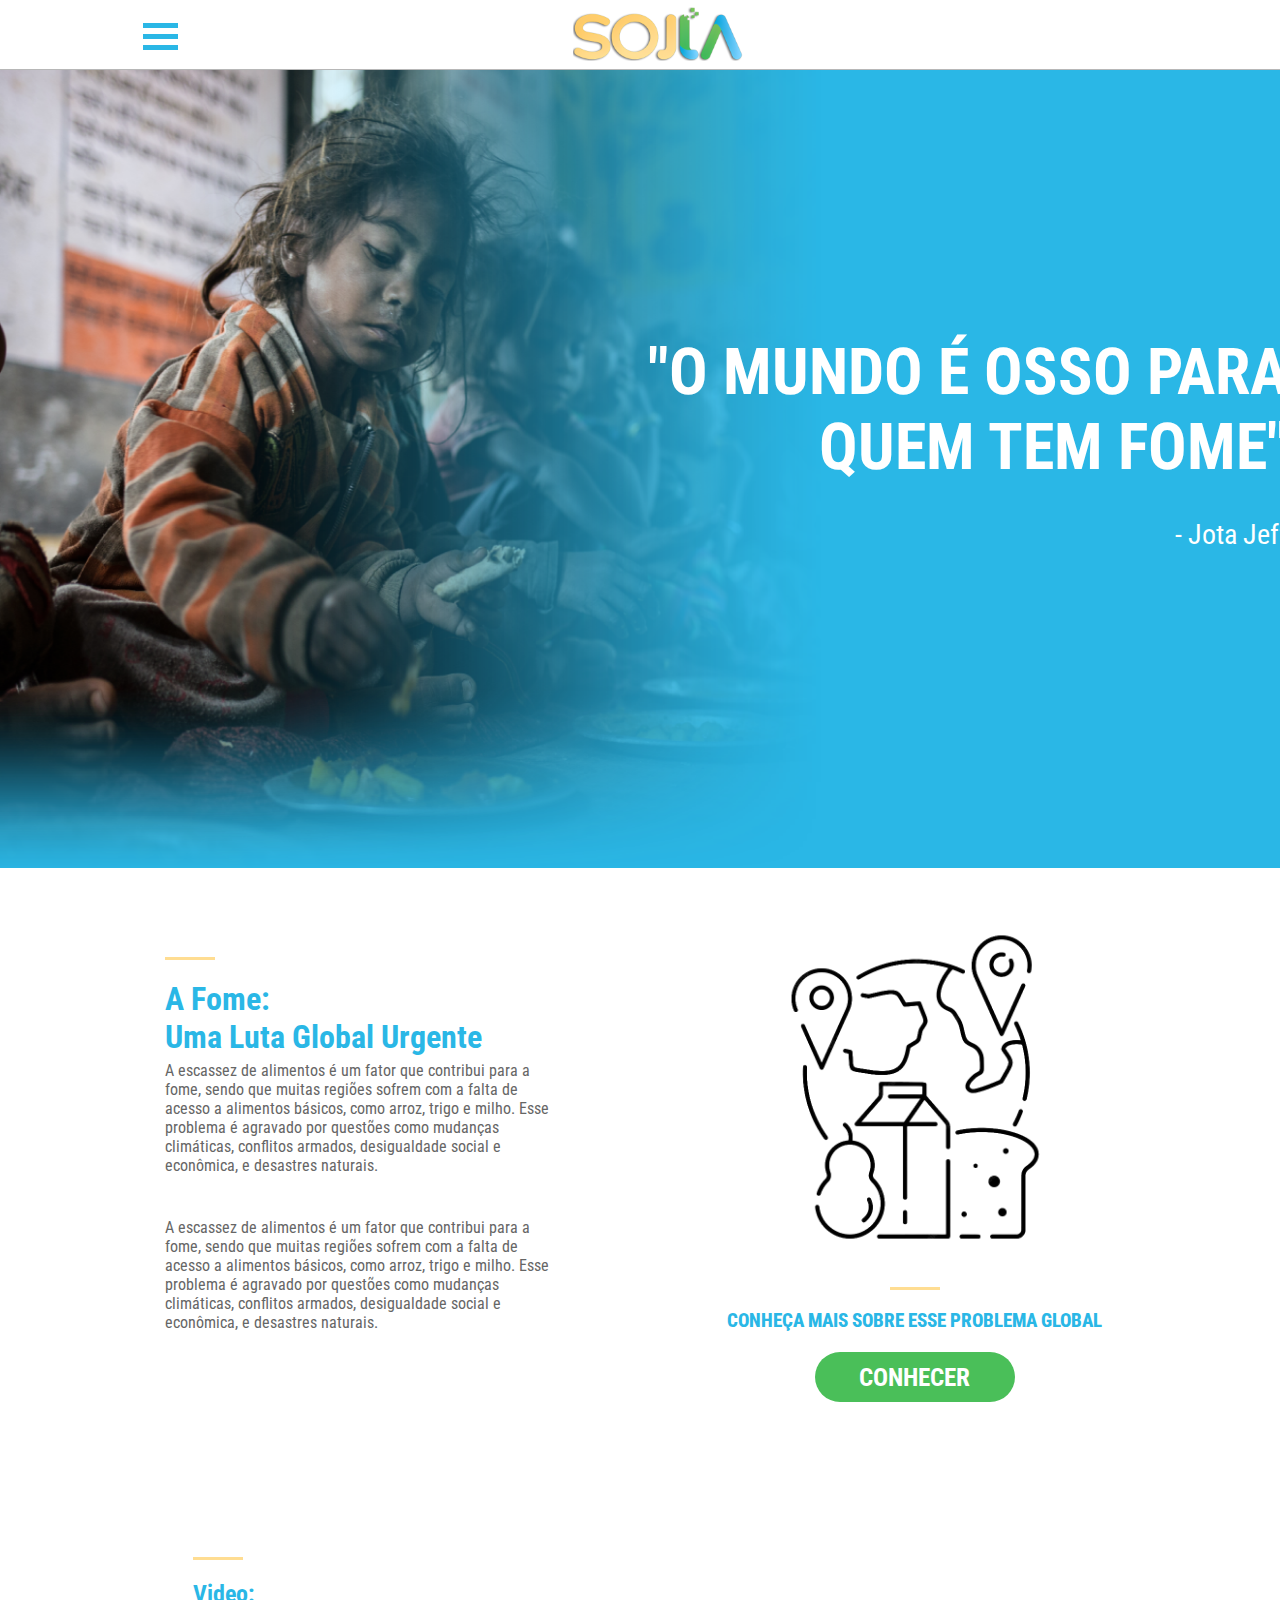
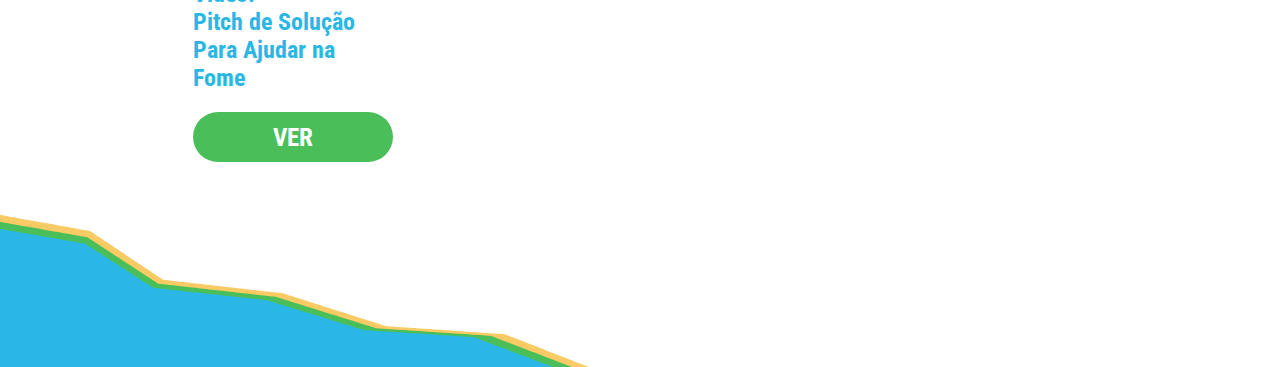
<file: index.html>
<!DOCTYPE html>
<html lang="pt-br">

<head>
    <meta charset="UTF-8">
    <meta http-equiv="X-UA-Compatible" content="IE=edge">
    <meta name="viewport" content="width=device-width, initial-scale=1.0">
    <link rel="stylesheet" href="./css/style.css">
    <link rel="stylesheet" href="./css/index.css">
    <link href="https://fonts.googleapis.com/css2?family=Roboto+Condensed:wght@700&display=swap" rel="stylesheet">
    <link rel="shortcut icon" href="./img/icone/logo_empresa.ico" type="image/x-icon">
    <script src="./js/script.js"></script>
    <title>SOJIA</title>
</head>

<body>
    <div class="container">


        <!--Começo cabeçalho com menu responsivo-->
        <div id="cabecalho">
            <div class="cabecalho">
                <div id="menu" class="menu-class">
                    <a href="javascript:void(0)" class="fechar" onclick="closeNav()"></a>

                    <div class="lista-menu">
                        <a href="index.html" class="button-pag">HOME</a>
                        <a href="fome.html" class="button-pag">SOBRE A FOME</a>
                        <a href="inseguranca.html" class="button-pag">INSEGURANÇA ALIMENTAR</a>
                        <a href="agricultura.html" class="button-pag">ODS & AGRICULTURA SUSTENTÁVEL</a>
                        <a href="problematica.html" class="button-pag">PROBLEMÁTICA</a>
                    </div>
                    <div class="logo-menu">
                        <img src="img/logo.png" alt="logo">
                    </div>
                </div>

                <button class="button-menu" onclick="toggleMenu()">
                    <div class="icon">
                        <div class="bar1"></div>
                        <div class="bar2"></div>
                        <div class="bar3"></div>
                    </div>
                </button>

                <div class="logo">
                    <a href="index.html"><img src="img/logo.png" alt="Logo"></a>
                </div>
                <div></div>
            </div>
        </div>
        <!--Fim cabeçalho com menu responsivo-->


        <div class="banner">
            <h1>"O MUNDO É OSSO PARA QUEM TEM FOME"<br><span>- Jota Jeff</span></h1>
            <img src="./img/banner1.png" alt="banner">
        </div> <br>
        <div class="conteudo1">
            <div class="texto1">
                <hr>
                <h1>A Fome:<br>Uma Luta Global Urgente</h1>
                <label for="texto1">
                    A escassez de alimentos é um fator que contribui para a <br>
                    fome, sendo que muitas regiões sofrem com a falta de <br>
                    acesso a alimentos básicos, como arroz, trigo e milho. Esse<br>
                    problema é agravado por questões como mudanças <br>
                    climáticas, conflitos armados, desigualdade social e <br>
                    econômica, e desastres naturais.
                </label> <br> <br>
                <label for="texto1">
                    A escassez de alimentos é um fator que contribui para a <br>
                    fome, sendo que muitas regiões sofrem com a falta de <br>
                    acesso a alimentos básicos, como arroz, trigo e milho. Esse<br>
                    problema é agravado por questões como mudanças <br>
                    climáticas, conflitos armados, desigualdade social e <br>
                    econômica, e desastres naturais.
                </label>
            </div>
            <div class="subconteudo1">
                <img src="./img/globo fome.png" alt="imagem globo fome">
                <hr>
                <h3>CONHEÇA MAIS SOBRE ESSE PROBLEMA GLOBAL</h3>
                <a href="fome.html"><button>CONHECER</button></a>
            </div>
        </div>
        <div class="conteudo2">
            <div class="texto2">
                <hr>
                <h2>Video: <br> Pitch de Solução <br> Para Ajudar na <br>Fome</h2>
                <a href="https://youtu.be/lzzFap5D6fo" target="_blank"><button>VER</button></a>
            </div>
            <iframe width="500" height="315" src="https://youtu.be/lzzFap5D6fo" title="Ó U GÁS!"
                frameborder="0"
                allow="accelerometer; autoplay; clipboard-write; encrypted-media; gyroscope; picture-in-picture; web-share"
                allowfullscreen></iframe>
        </div>
        <div class="rodape">
            <img src="./img/detail1.png" alt="">
        </div>
    </div>
</body>

</html>
</file>
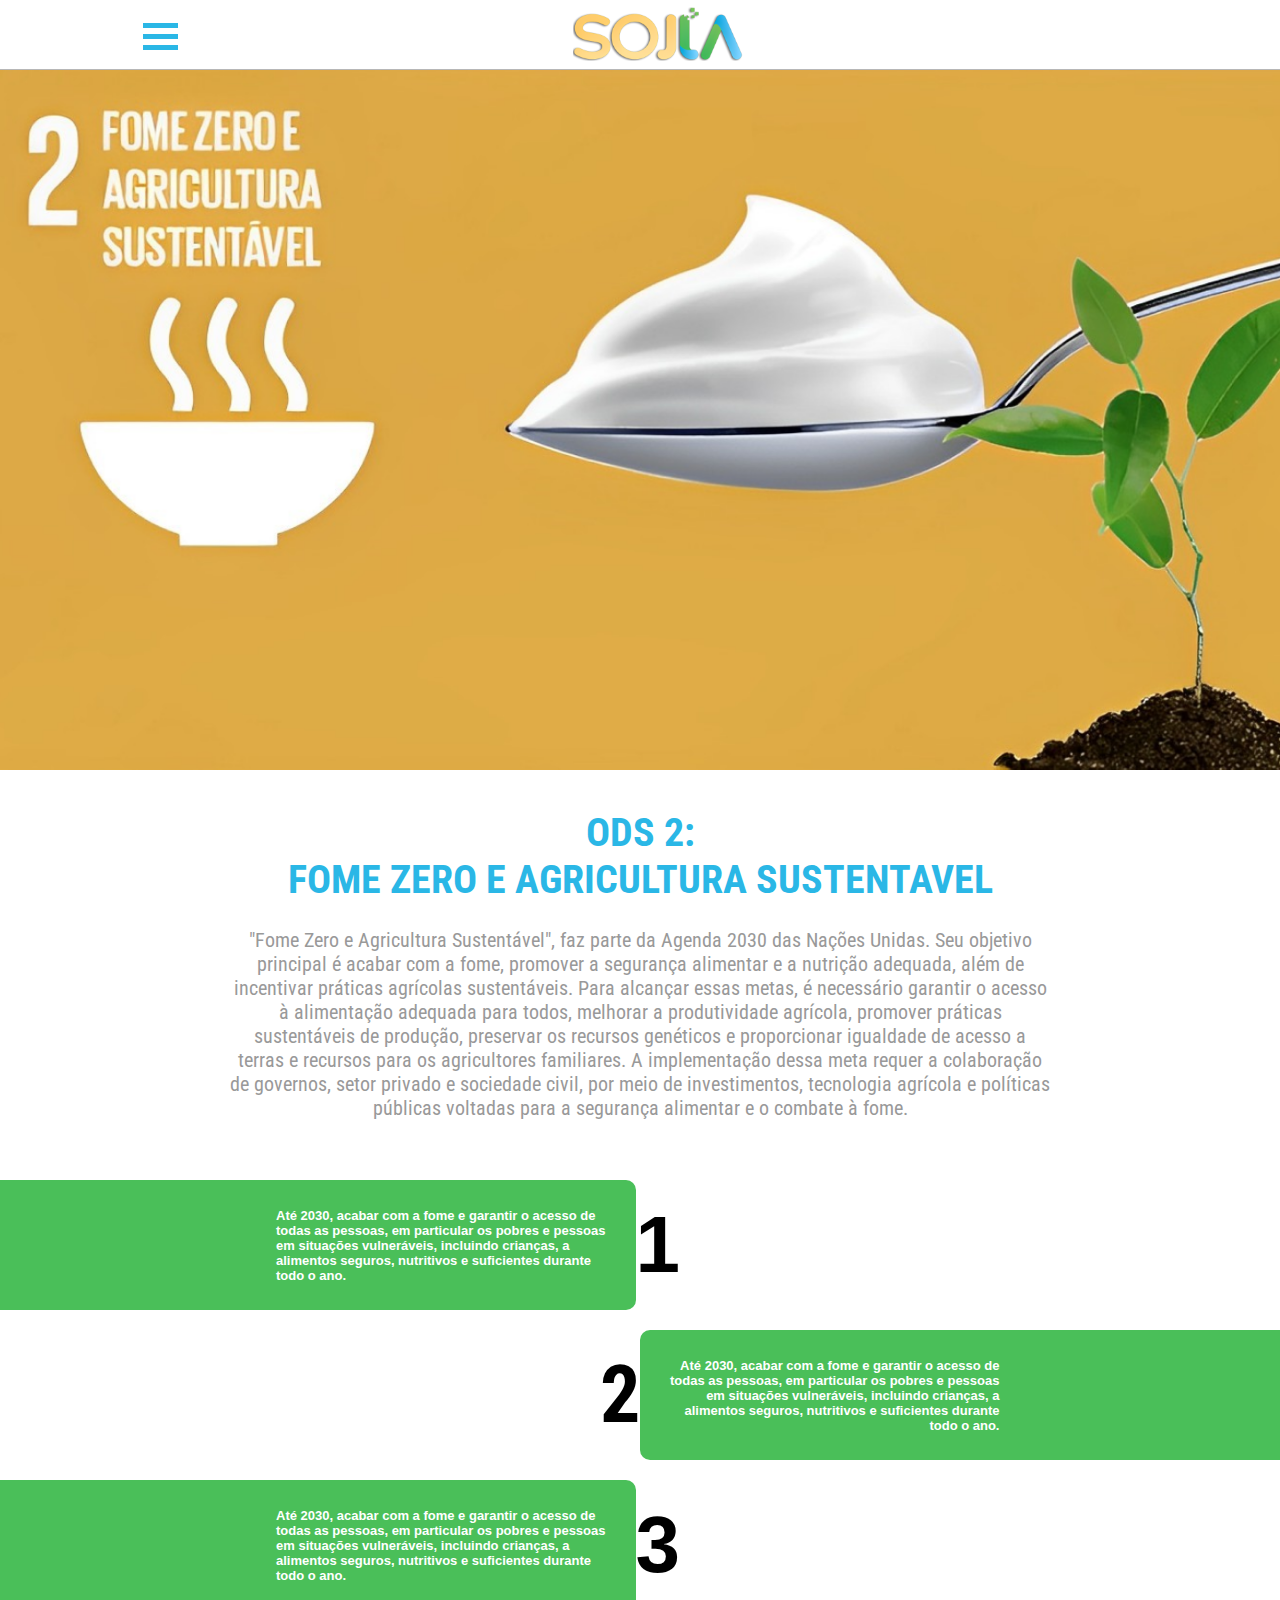
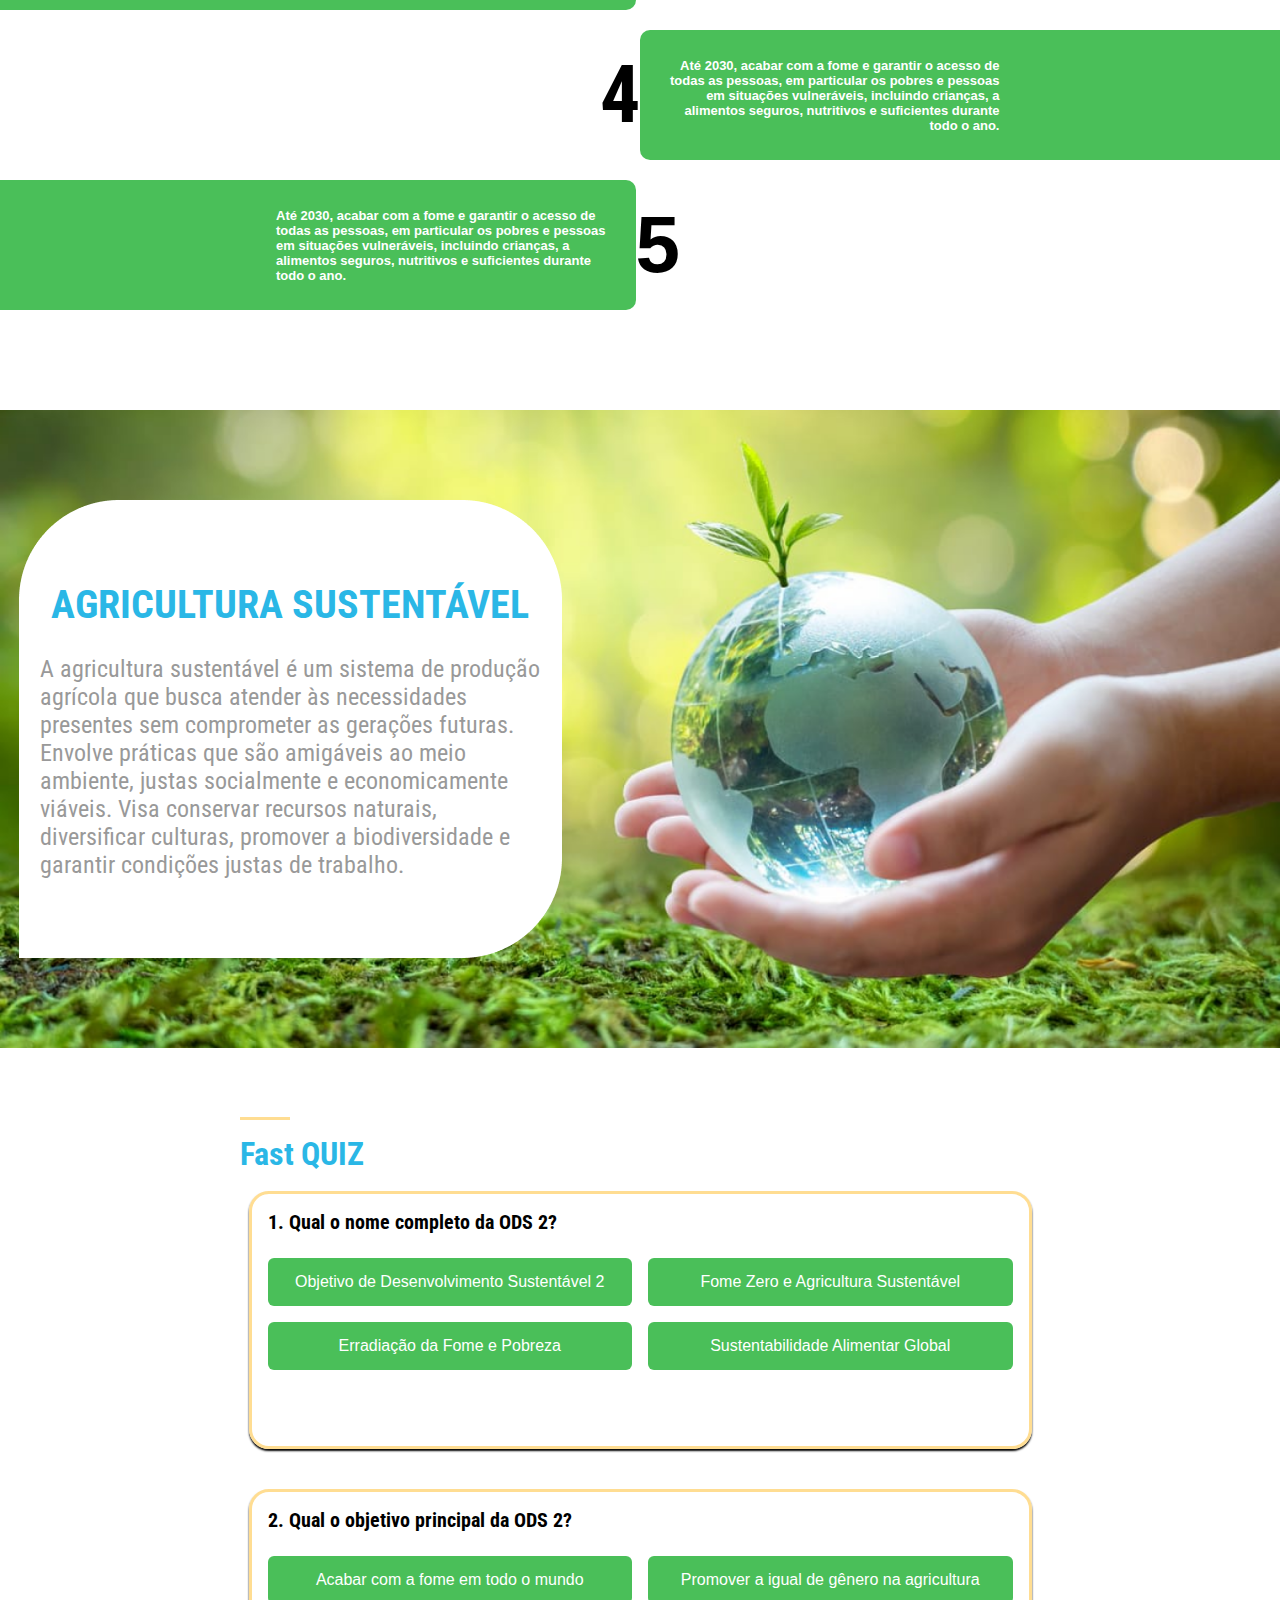
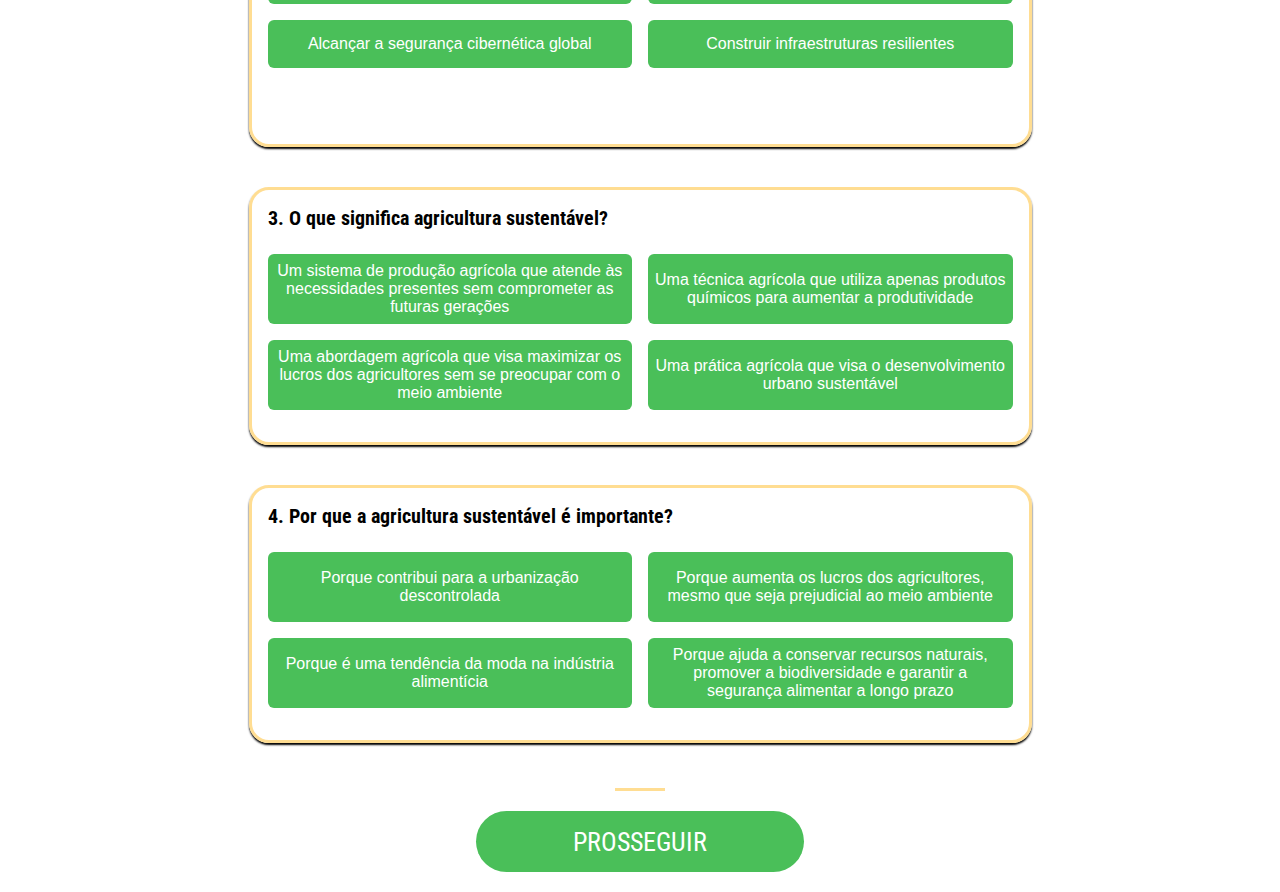
<file: agricultura.html>
<!DOCTYPE html>
<html lang="pt-br">
<head>
    <meta charset="UTF-8">
    <meta http-equiv="X-UA-Compatible" content="IE=edge">
    <meta name="viewport" content="width=device-width, initial-scale=1.0">
    <link rel="stylesheet" href="./css/style.css">
    <link rel="stylesheet" href="./css/agricultura.css">
    <link href="https://fonts.googleapis.com/css2?family=Roboto+Condensed:wght@700&display=swap" rel="stylesheet">
    <link rel="shortcut icon" href="./img/icone/logo_empresa.ico" type="image/x-icon">
    <script src="./js/script.js"></script>
    <title>SOJIA - Agricultura Sustentavel</title>
</head>
<body>
    <div class="container">
        <div id="cabecalho">
            <div class="cabecalho">
                <div id="menu" class="menu-class">
                    <a href="javascript:void(0)" class="fechar" onclick="closeNav()"></a>
        
                    <div class="lista-menu">
                        <a href="index.html" class="button-pag">HOME</a>
                        <a href="fome.html" class="button-pag">SOBRE A FOME</a>
                        <a href="inseguranca.html" class="button-pag">INSEGURANÇA ALIMENTAR</a>
                        <a href="agricultura.html" class="button-pag">ODS & AGRICULTURA SUSTENTÁVEL</a>
                        <a href="problematica.html" class="button-pag">PROBLEMÁTICA</a>
                    </div>
                    <div class="logo-menu">
                    <img src="img/logo.png" alt="logo">
                    </div>
                </div>
        
                <button class="button-menu" onclick="toggleMenu()">
                    <div class="icon">
                        <div class="bar1"></div>
                        <div class="bar2"></div>
                        <div class="bar3"></div>
                    </div>
                </button>
        
                <div class="logo">
                    <a href="index.html"><img src="img/logo.png" alt="Logo"></a>
                </div>
                <div></div>
            </div>
        </div>
        <!--Fim cabeçalho com menu responsivo-->
        <div class="banner3">
            <img src="./img/banner3.png" alt="banner">
        </div> <br>
        <div class="ods2">
            <h1>
                ODS 2: <br> FOME ZERO E AGRICULTURA SUSTENTAVEL
            </h1>
            <p>
                "Fome Zero e Agricultura Sustentável", faz parte da Agenda 2030 das Nações Unidas. Seu objetivo <br>
                principal é acabar com a fome, promover a segurança alimentar e a nutrição adequada, além de <br>
                incentivar práticas agrícolas sustentáveis. Para alcançar essas metas, é necessário garantir o acesso <br>
                à alimentação adequada para todos, melhorar a produtividade agrícola, promover práticas <br>
                sustentáveis de produção, preservar os recursos genéticos e proporcionar igualdade de acesso a <br>
                terras e recursos para os agricultores familiares. A implementação dessa meta requer a colaboração <br>
                de governos, setor privado e sociedade civil, por meio de investimentos, tecnologia agrícola e políticas <br>
                públicas voltadas para a segurança alimentar e o combate à fome.
            </p>
        </div>
        <div class="objetivos">
            <div class="obj1">
                <div class="box1">
                    <p>
                        Até 2030, acabar com a fome e garantir o acesso de <br>
                        todas as pessoas, em particular os pobres e pessoas <br>
                        em situações vulneráveis, incluindo crianças, a <br>
                        alimentos seguros, nutritivos e suficientes durante <br>
                        todo o ano.
                    </p>
                </div>
                <h1>
                    1
                </h1>
            </div>
            <div class="obj2">
                <h1>
                    2
                </h1>
                <div class="box1">
                    <p>
                        Até 2030, acabar com a fome e garantir o acesso de <br>
                        todas as pessoas, em particular os pobres e pessoas <br>
                        em situações vulneráveis, incluindo crianças, a <br>
                        alimentos seguros, nutritivos e suficientes durante <br>
                        todo o ano.
                    </p>
                </div>
            </div>
            <div class="obj1">
                <div class="box1">
                    <p>
                        Até 2030, acabar com a fome e garantir o acesso de <br>
                        todas as pessoas, em particular os pobres e pessoas <br>
                        em situações vulneráveis, incluindo crianças, a <br>
                        alimentos seguros, nutritivos e suficientes durante <br>
                        todo o ano.
                    </p>
                </div>
                <h1>
                    3
                </h1>
            </div>
            <div class="obj2">
                <h1>
                    4
                </h1>
                <div class="box1">
                    <p>
                        Até 2030, acabar com a fome e garantir o acesso de <br>
                        todas as pessoas, em particular os pobres e pessoas <br>
                        em situações vulneráveis, incluindo crianças, a <br>
                        alimentos seguros, nutritivos e suficientes durante <br>
                        todo o ano.
                    </p>
                </div>
            </div>
            <div class="obj1">
                <div class="box1">
                    <p>
                        Até 2030, acabar com a fome e garantir o acesso de <br>
                        todas as pessoas, em particular os pobres e pessoas <br>
                        em situações vulneráveis, incluindo crianças, a <br>
                        alimentos seguros, nutritivos e suficientes durante <br>
                        todo o ano.
                    </p>
                </div>
                <h1>
                    5
                </h1>
            </div>
        </div>
        <div class="subBanner">
            <div class="message">
                <h2>AGRICULTURA SUSTENTÁVEL</h2>
                <p>
                    A agricultura sustentável é um sistema de produção<br>
                    agrícola que busca atender às necessidades<br>
                    presentes sem comprometer as gerações futuras.<br>
                    Envolve práticas que são amigáveis ao meio<br>
                    ambiente, justas socialmente e economicamente<br>
                    viáveis. Visa conservar recursos naturais,<br>
                    diversificar culturas, promover a biodiversidade e<br>
                    garantir condições justas de trabalho.
                </p>
                <img src="./img/Rectangle 15.png" alt="">
            </div>
            <img src="./img/Agricultura-sustentavel 1.png" alt="">
        </div> <br>
        
        <!-- QUIZ -->
        <div class="titulo">
            <hr>
            <h1>
                Fast QUIZ
            </h1>
        </div>
        <div class="quiz-iframe">
        <iframe src="iframe-quiz/Quiz3.html" frameborder="0" scrolling="no" class="iframe3"></iframe>
        </div>
        
        <div id="button-prosseguir-container">
            <hr>
            <button class="button-prosseguir">
                <a href="problematica.html" class="prosseguir">PROSSEGUIR</a>
            </button>
        </div>
    </div> 
</body>
</html>
</file>
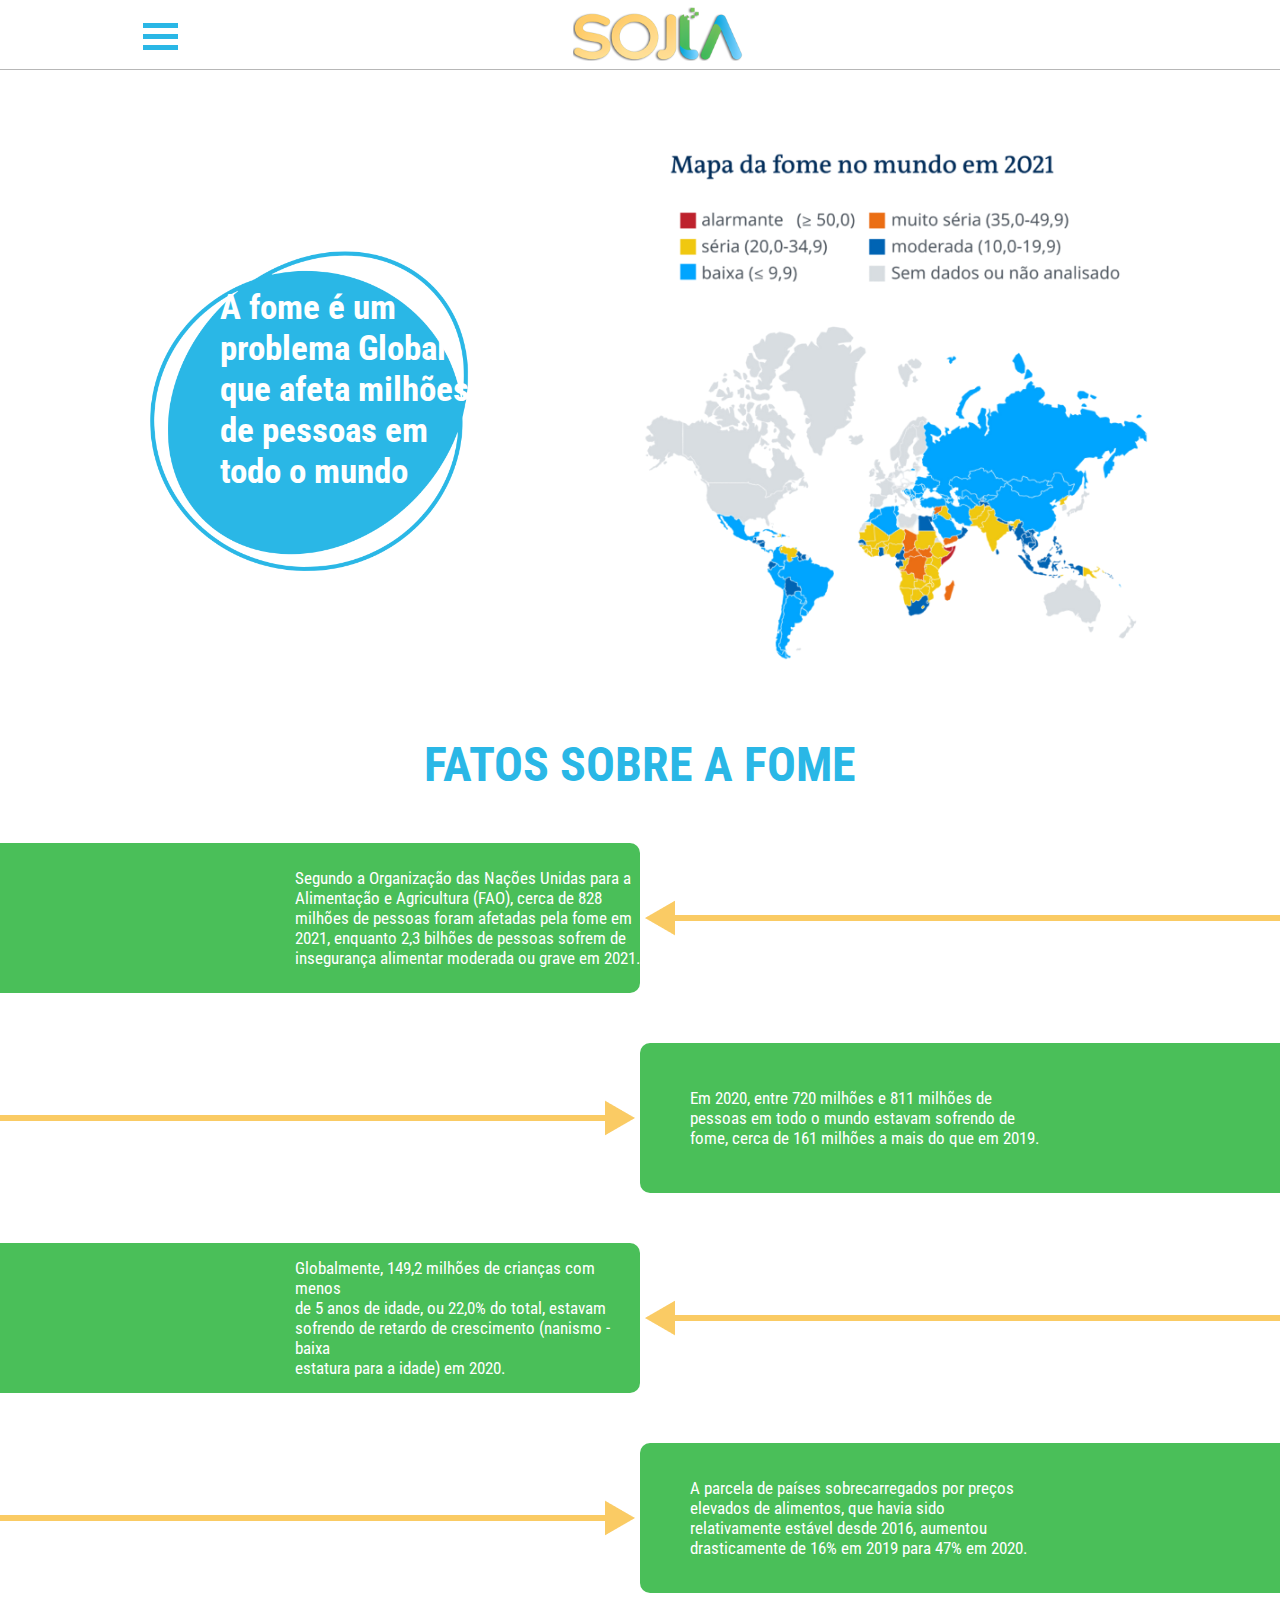
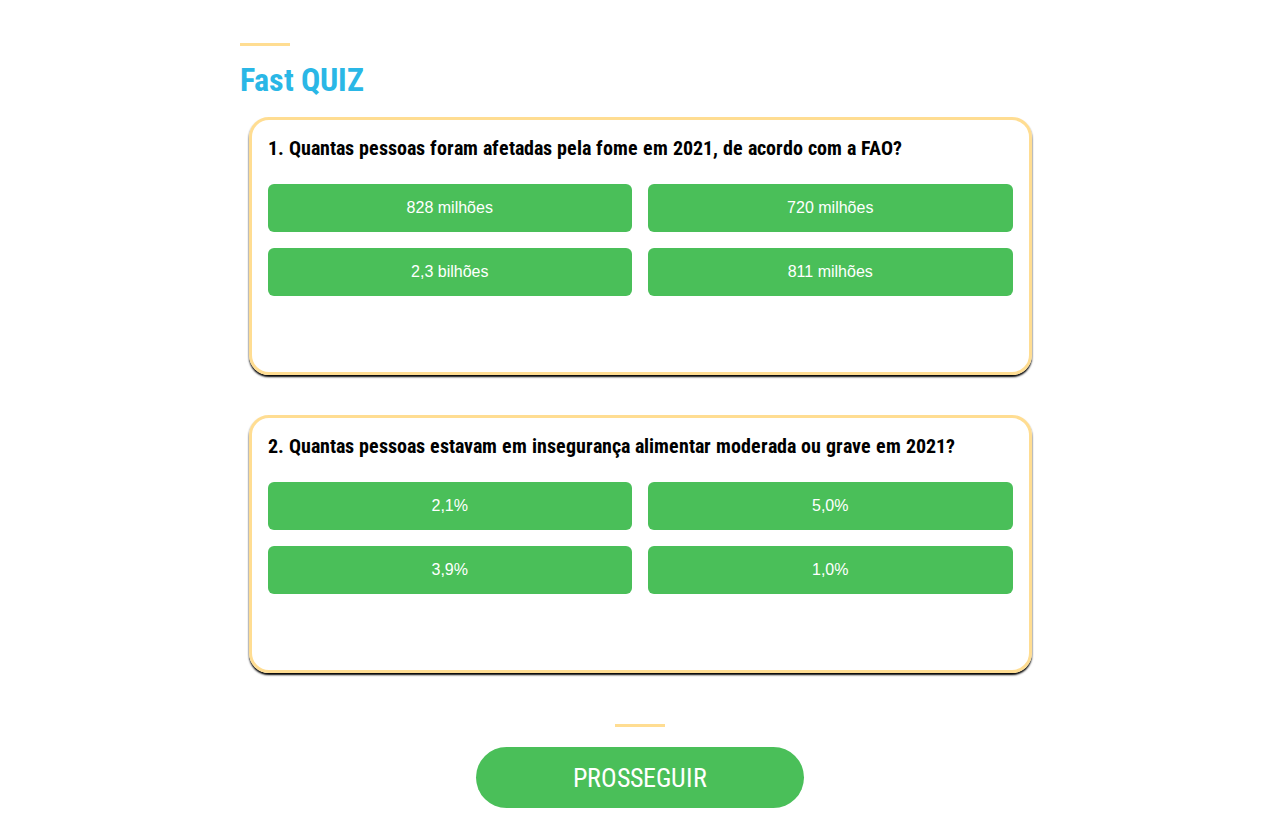
<file: fome.html>
<!DOCTYPE html>
<html lang="en">

<head>
    <meta charset="UTF-8">
    <meta http-equiv="X-UA-Compatible" content="IE=edge">
    <meta name="viewport" content="width=device-width, initial-scale=1.0">
    <link rel="stylesheet" href="./css/style.css">
    <link rel="stylesheet" href="./css/fome.css">
    <link rel="preconnect" href="https://fonts.googleapis.com">
    <link rel="preconnect" href="https://fonts.gstatic.com" crossorigin>
    <link href="https://fonts.googleapis.com/css2?family=Roboto+Condensed:wght@700&display=swap" rel="stylesheet">
    <script src="./js/script.js"></script>
    <title>Global Solution!</title>
</head>

<body>
    <div class="container">


        <div id="cabecalho">
            <div class="cabecalho">
                <div id="menu" class="menu-class">
                    <a href="javascript:void(0)" class="fechar" onclick="closeNav()"></a>
        
                    <div class="lista-menu">
                        <a href="index.html" class="button-pag">HOME</a>
                        <a href="fome.html" class="button-pag">SOBRE A FOME</a>
                        <a href="inseguranca.html" class="button-pag">INSEGURANÇA ALIMENTAR</a>
                        <a href="agricultura.html" class="button-pag">ODS & AGRICULTURA SUSTENTÁVEL</a>
                        <a href="problematica.html" class="button-pag">PROBLEMÁTICA</a>
                    </div>
                    <div class="logo-menu">
                    <img src="img/logo.png" alt="logo">
                    </div>
                </div>
        
                <button class="button-menu" onclick="toggleMenu()">
                    <div class="icon">
                        <div class="bar1"></div>
                        <div class="bar2"></div>
                        <div class="bar3"></div>
                    </div>
                </button>
        
                <div class="logo">
                    <a href="index.html"><img src="img/logo.png" alt="Logo"></a>
                </div>
                <div></div>
            </div>
        </div>
        <!--Fim cabeçalho com menu responsivo-->


        <div class="banner-fome">
            <div class="esfera">
                <img src="./img/detalghe.png" alt="esfera azul com conteudo">
            <h1>A fome é um <br>
                problema Global<br>
                que afeta milhões<br>
                de pessoas em<br>
                todo o mundo
            </h1>
            </div>
            <div class="mapa">
                <img src="./img/mapa-fome.png" alt="">
            </div>
        </div>
        <div class="conteudo-fome">
            <h1>Fatos sobre a fome</h1>
            <div class="conteudoFome">
                <div class="paragrafo">
                    <p>
                        Segundo a Organização das Nações Unidas para a<br>
                        Alimentação e Agricultura (FAO), cerca de 828<br>
                        milhões de pessoas foram afetadas pela fome em<br>
                        2021, enquanto 2,3 bilhões de pessoas sofrem de<br>
                        insegurança alimentar moderada ou grave em 2021.
                    </p>
                </div>
                <img src="./img/Arrow 2.png" alt="seta">
            </div>
            <div class="conteudoFome2">
                <img src="./img/Arrow 1.png" alt="seta">
                <div class="paragrafo">
                    <p>
                        Em 2020, entre 720 milhões e 811 milhões de<br>
                        pessoas em todo o mundo estavam sofrendo de<br>
                        fome, cerca de 161 milhões a mais do que em 2019.
                    </p>
                </div>
            </div>
            <div class="conteudoFome">
                <div class="paragrafo">
                    <p>
                        Globalmente, 149,2 milhões de crianças com menos<br>
                        de 5 anos de idade, ou 22,0% do total, estavam<br>
                        sofrendo de retardo de crescimento (nanismo - baixa<br>
                        estatura para a idade) em 2020.
                    </p>
                </div>
                <img src="./img/Arrow 2.png" alt="seta">
            </div>
            <div class="conteudoFome2">
                <img src="./img/Arrow 1.png" alt="seta">
                <div class="paragrafo">
                    <p>
                        A parcela de países sobrecarregados por preços<br>
                        elevados de alimentos, que havia sido<br>
                        relativamente estável desde 2016, aumentou<br>
                        drasticamente de 16% em 2019 para 47% em 2020.
                    </p>
                </div>
            </div>
        </div>



        <!-- QUIZ -->
        <div class="titulo">
            <hr>
            <h1>
                Fast QUIZ
            </h1>
        </div>
        <div class="quiz-iframe">
        <iframe src="iframe-quiz/Quiz1.html" frameborder="0" scrolling="no" class="iframe1"></iframe>
        </div>
        <div id="button-prosseguir-container">
            <hr>
            <button class="button-prosseguir">
                <a href="inseguranca.html" class="prosseguir">PROSSEGUIR</a>
            </button>
    </div>
</body>

</html>
</file>
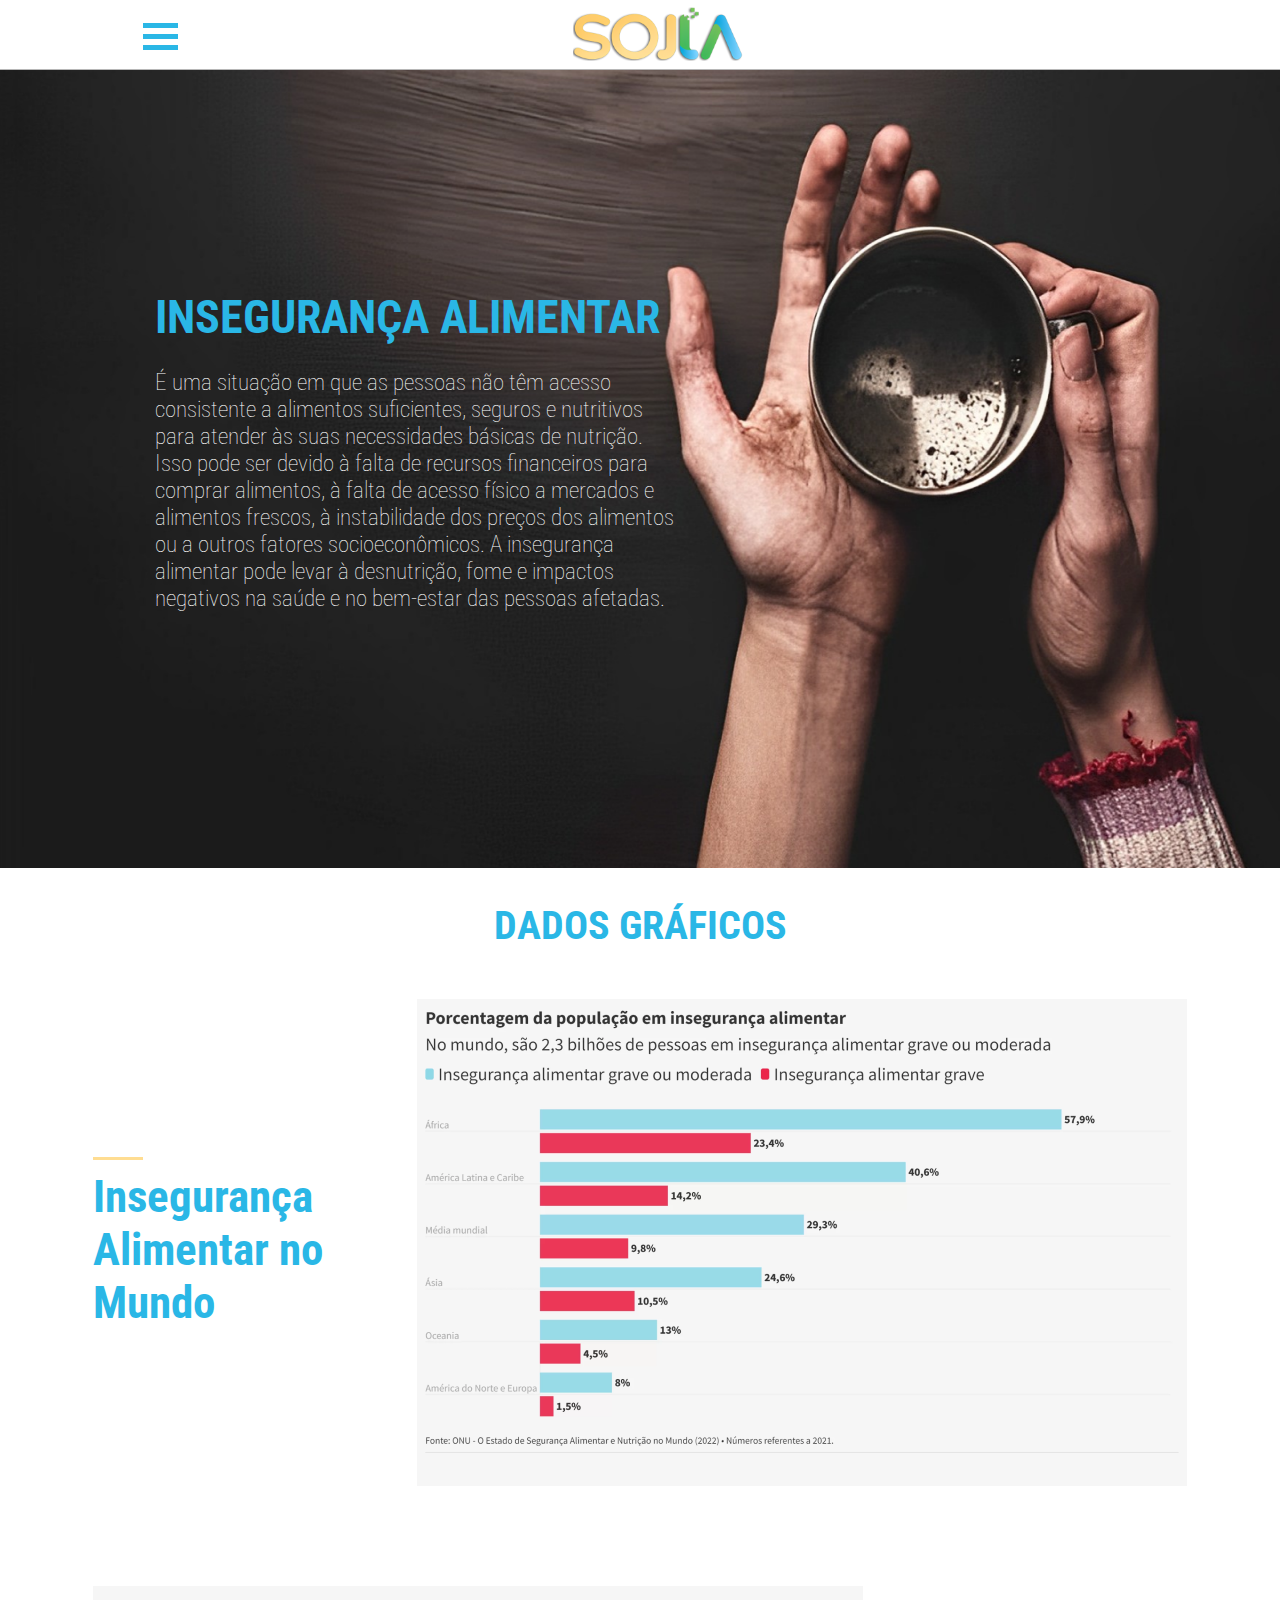
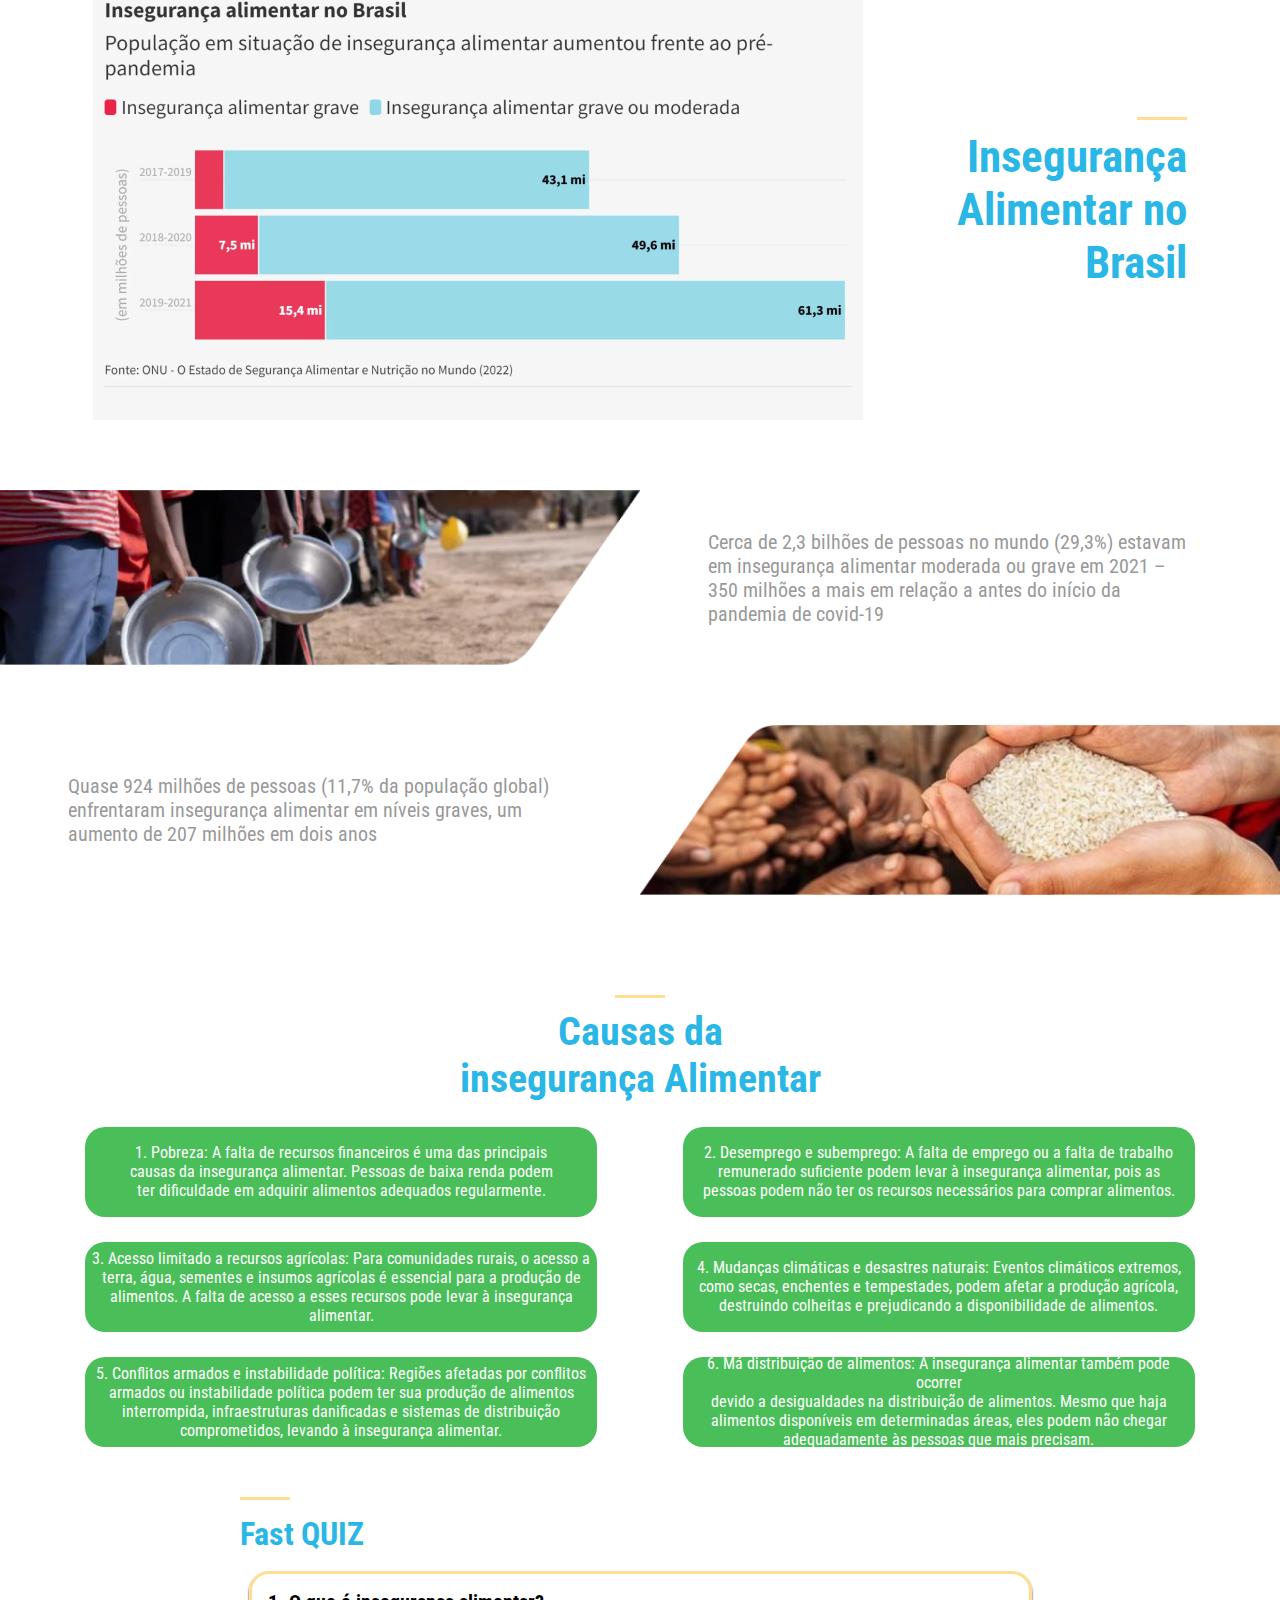
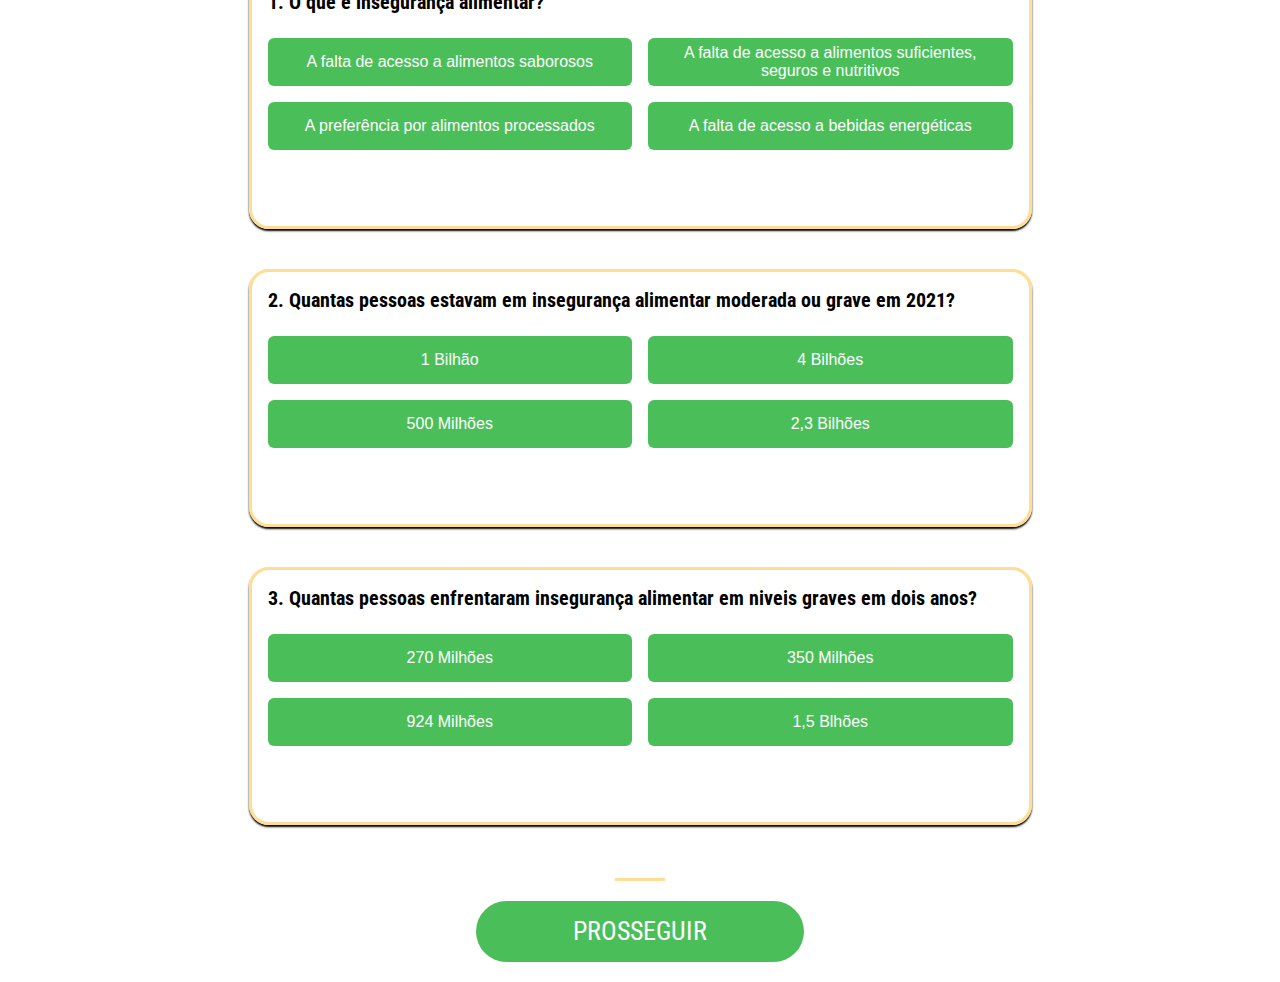
<file: inseguranca.html>
<!DOCTYPE html>
<html lang="pt-br">

<head>
    <meta charset="UTF-8">
    <meta http-equiv="X-UA-Compatible" content="IE=edge">
    <meta name="viewport" content="width=device-width, initial-scale=1.0">
    <link rel="stylesheet" href="./css/style.css">
    <link rel="stylesheet" href="./css/inseguranca.css">
    <link href="https://fonts.googleapis.com/css2?family=Roboto+Condensed:wght@700&display=swap" rel="stylesheet">
    <link rel="shortcut icon" href="./img/icone/logo_empresa.ico" type="image/x-icon">
    <script src="./js/script.js"></script>
    <title>SOJIA - Insegurança Alimentar</title>
</head>

<body>
    <div class="container">
        <div id="cabecalho">
            <div class="cabecalho">
                <div id="menu" class="menu-class">
                    <a href="javascript:void(0)" class="fechar" onclick="closeNav()"></a>
        
                    <div class="lista-menu">
                        <a href="index.html" class="button-pag">HOME</a>
                        <a href="fome.html" class="button-pag">SOBRE A FOME</a>
                        <a href="inseguranca.html" class="button-pag">INSEGURANÇA ALIMENTAR</a>
                        <a href="agricultura.html" class="button-pag">ODS & AGRICULTURA SUSTENTÁVEL</a>
                        <a href="problematica.html" class="button-pag">PROBLEMÁTICA</a>
                    </div>
                    <div class="logo-menu">
                    <img src="img/logo.png" alt="logo">
                    </div>
                </div>
        
                <button class="button-menu" onclick="toggleMenu()">
                    <div class="icon">
                        <div class="bar1"></div>
                        <div class="bar2"></div>
                        <div class="bar3"></div>
                    </div>
                </button>
        
                <div class="logo">
                    <a href="index.html"><img src="img/logo.png" alt="Logo"></a>
                </div>
                <div></div>
            </div>
        </div>
        <!--Fim cabeçalho com menu responsivo-->
        <div class="banner2">
            <div class="conteudo">
                <h1>INSEGURANÇA ALIMENTAR</h1>
                <p for="conteudo banner">
                    É uma situação em que as pessoas não têm acesso<br>
                    consistente a alimentos suficientes, seguros e nutritivos<br>
                    para atender às suas necessidades básicas de nutrição.<br>
                    Isso pode ser devido à falta de recursos financeiros para<br>
                    comprar alimentos, à falta de acesso físico a mercados e<br>
                    alimentos frescos, à instabilidade dos preços dos alimentos<br>
                    ou a outros fatores socioeconômicos. A insegurança<br>
                    alimentar pode levar à desnutrição, fome e impactos<br>
                    negativos na saúde e no bem-estar das pessoas afetadas.
                </p>
            </div>
            <img src="./img/foto-inseguranca.png" alt="banner">
        </div> <br>
        <div class="graficos1">
            <h1>DADOS GRÁFICOS</h1>
            <div class="dataGrafico1">
                <div>
                    <hr>
                    <h2>Insegurança <br> Alimentar no <br> Mundo</h2>
                </div>
                <img src="./img/grafico1.png" alt="grafico 1">
            </div>
        </div>
        <div class="graficos2">
            <div class="dataGrafico2">
                <img src="./img/grafico2.png" alt="grafico 2">
                <div>
                    <hr>
                    <h2>Insegurança <br> Alimentar no <br> Brasil</h2>
                </div>
            </div>
        </div>
        <div class="produtores1">
            <img src="./img/produtores 1.png" alt="imagem produtores 1">
            <label for="texto sobre produtores">
                Cerca de 2,3 bilhões de pessoas no mundo (29,3%) estavam<br>
                em insegurança alimentar moderada ou grave em 2021 –<br>
                350 milhões a mais em relação a antes do início da<br>
                pandemia de covid-19
            </label>
        </div>
        <div class="produtores2">
            <label for="texto sobre produtores">
                Quase 924 milhões de pessoas (11,7% da população global)<br>
                enfrentaram insegurança alimentar em níveis graves, um<br>
                aumento de 207 milhões em dois anos
            </label>
            <img src="./img/18milhoes 1.png" alt="imagem produtores 1">
        </div>
        <div class="causas">
            <hr>
            <h1>
                Causas da<br>
                insegurança Alimentar
            </h1>
            <div class="causasConteudo1">
                <div class="conteudo1">
                    <p>
                        1. Pobreza: A falta de recursos financeiros é uma das principais<br>
                        causas da insegurança alimentar. Pessoas de baixa renda podem<br>
                        ter dificuldade em adquirir alimentos adequados regularmente.
                    </p>
                </div>
                <div class="conteudo1">
                    <p>
                        2. Desemprego e subemprego: A falta de emprego ou a falta de trabalho<br>
                        remunerado suficiente podem levar à insegurança alimentar, pois as<br>
                        pessoas podem não ter os recursos necessários para comprar alimentos.
                    </p>
                </div>
            </div>
            <div class="causasConteudo1">
                <div class="conteudo1">
                    <p>
                        3. Acesso limitado a recursos agrícolas: Para comunidades rurais, o acesso a<br>
                        terra, água, sementes e insumos agrícolas é essencial para a produção de<br>
                        alimentos. A falta de acesso a esses recursos pode levar à insegurança<br>
                        alimentar.
                    </p>
                </div>
                <div class="conteudo1">
                    <p>
                        4. Mudanças climáticas e desastres naturais: Eventos climáticos extremos,<br>
                        como secas, enchentes e tempestades, podem afetar a produção agrícola,<br>
                        destruindo colheitas e prejudicando a disponibilidade de alimentos.
                    </p>
                </div>
            </div>
            <div class="causasConteudo1">
                <div class="conteudo1">
                    <p>
                        5. Conflitos armados e instabilidade política: Regiões afetadas por conflitos<br>
                        armados ou instabilidade política podem ter sua produção de alimentos<br>
                        interrompida, infraestruturas danificadas e sistemas de distribuição<br>
                        comprometidos, levando à insegurança alimentar.
                    </p>
                </div>
                <div class="conteudo1">
                    <p>
                        6. Má distribuição de alimentos: A insegurança alimentar também pode ocorrer<br>
                        devido a desigualdades na distribuição de alimentos. Mesmo que haja<br>
                        alimentos disponíveis em determinadas áreas, eles podem não chegar<br>
                        adequadamente às pessoas que mais precisam.
                    </p>
                </div>
            </div>
        </div>
        <!-- QUIZ -->
        <div class="titulo">
            <hr>
            <h1>
                Fast QUIZ
            </h1>
        </div>
        <div class="quiz-iframe">
        <iframe src="iframe-quiz/Quiz2.html" frameborder="0" scrolling="no" class="iframe2"></iframe>
        </div>
        
        <div id="button-prosseguir-container">
            <hr>
            <button class="button-prosseguir">
                <a href="agricultura.html" class="prosseguir">PROSSEGUIR</a>
            </button>
    </div>
</body>

</html>
</file>
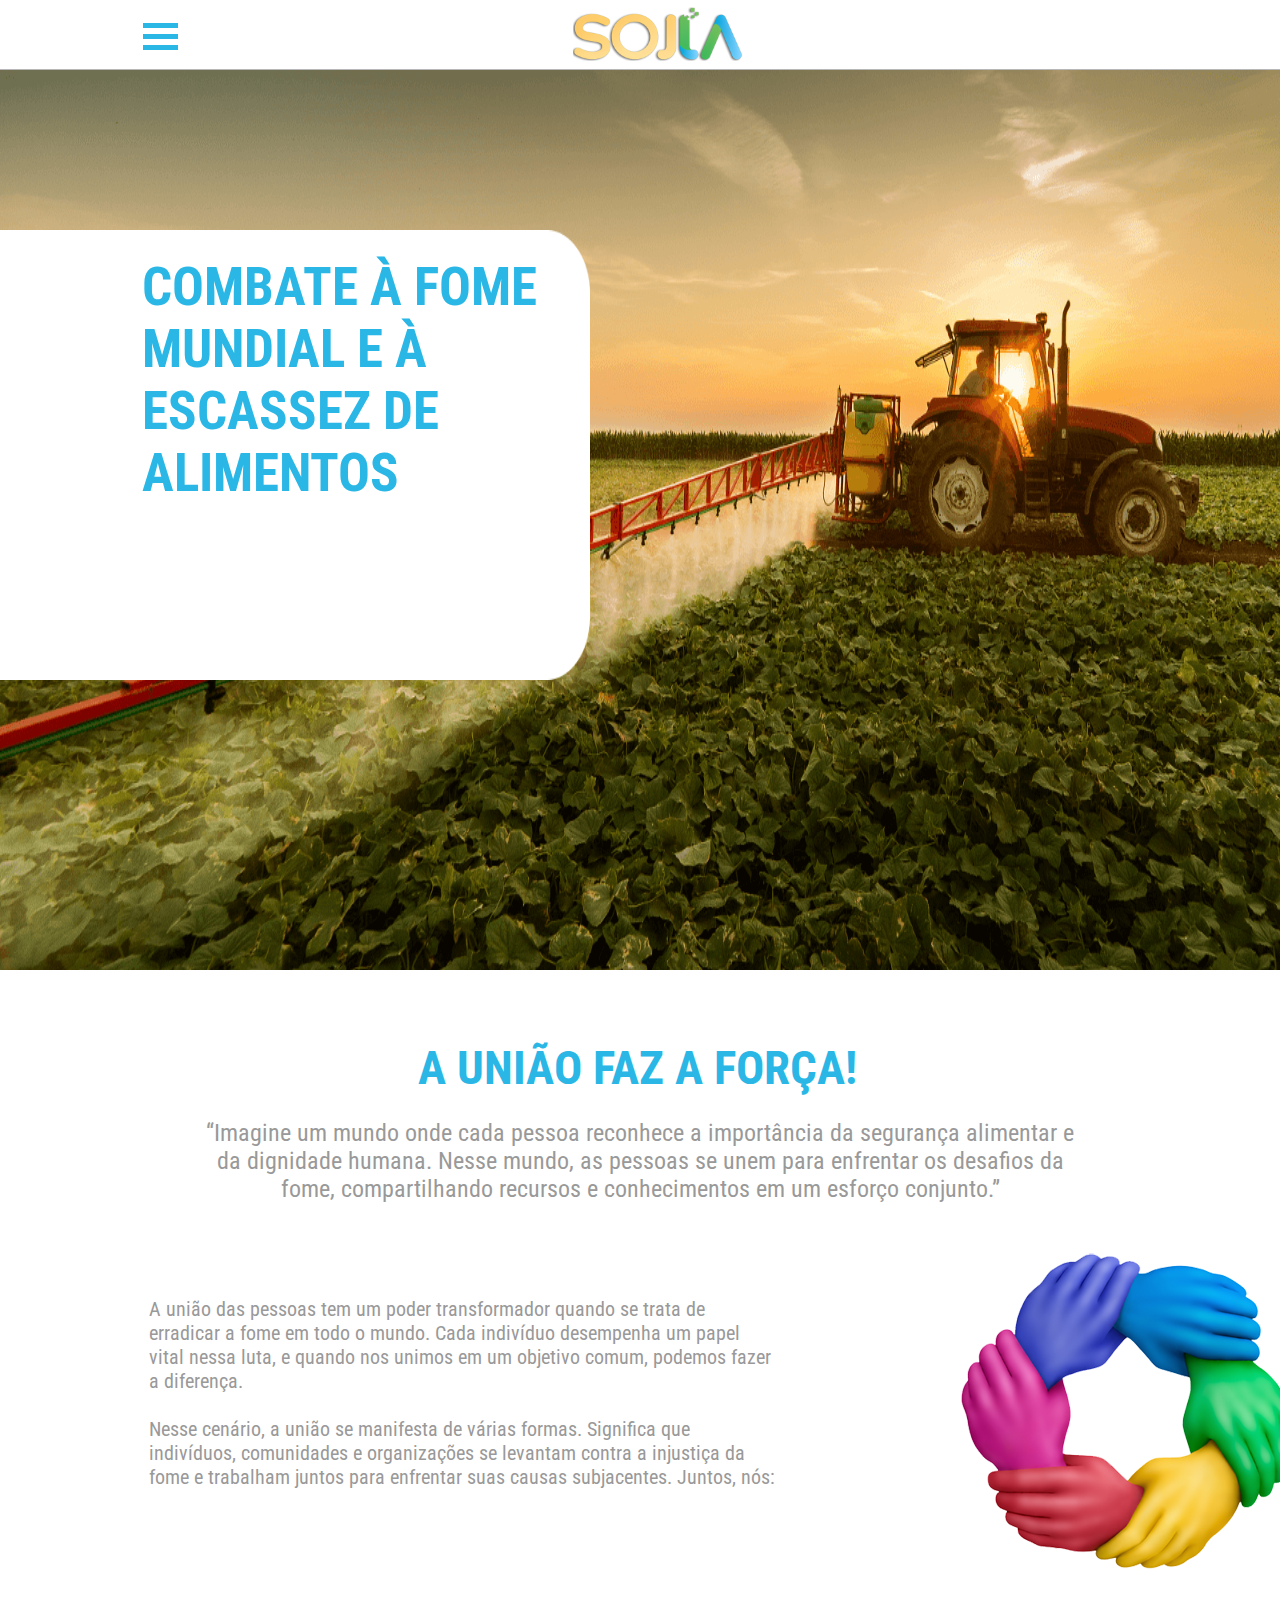
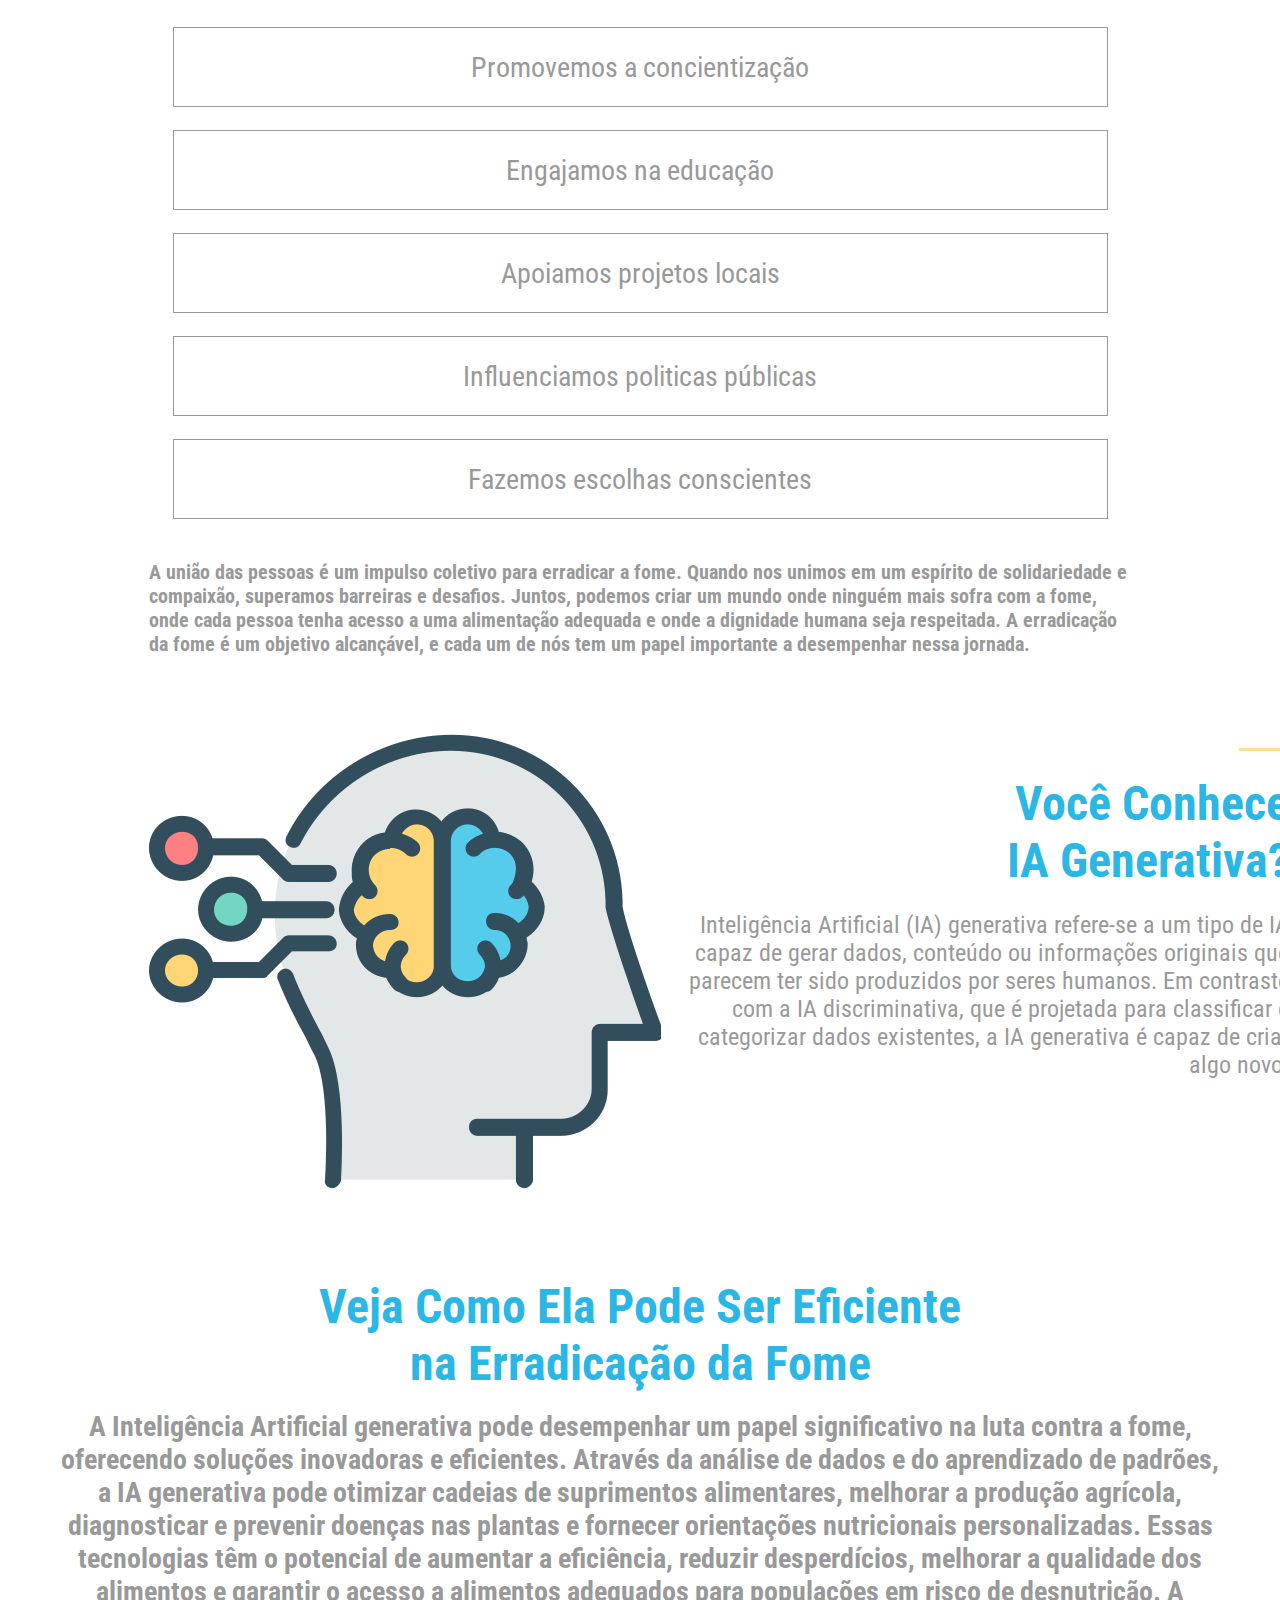
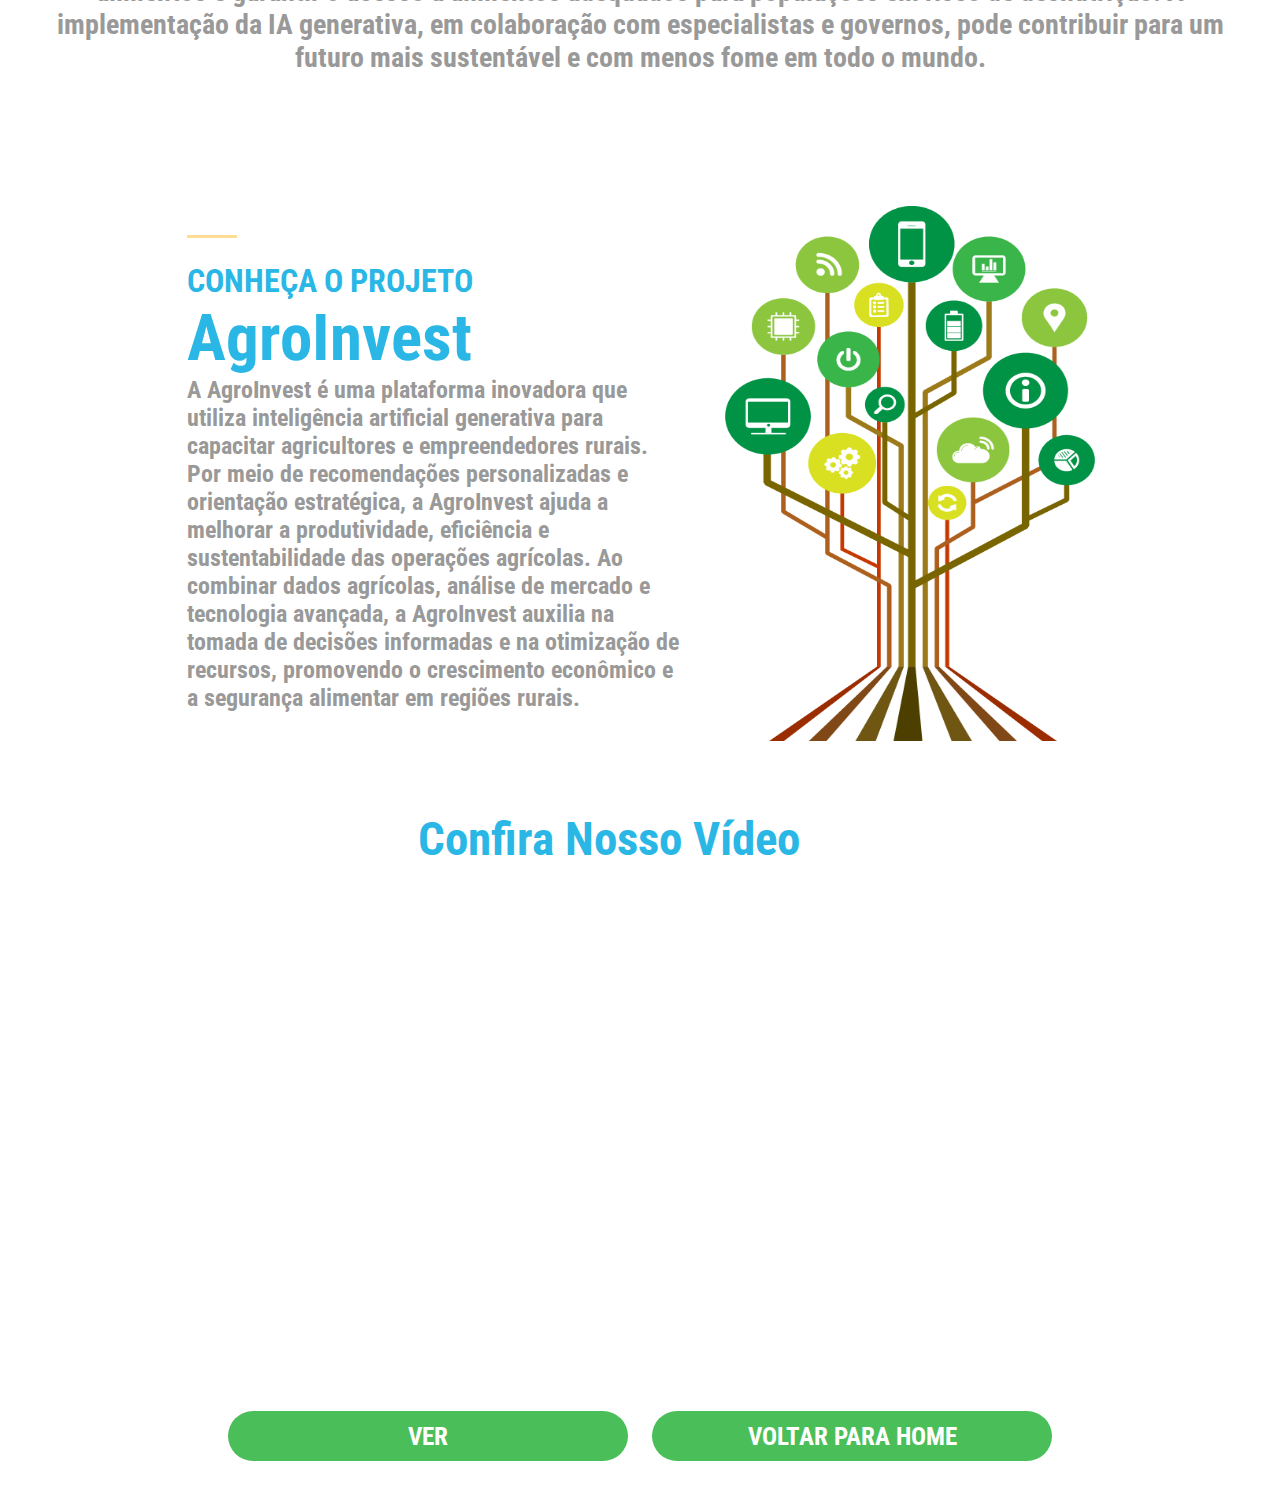
<file: problematica.html>
<!DOCTYPE html>
<html lang="pt-br">

<head>
    <meta charset="UTF-8" />
    <meta http-equiv="X-UA-Compatible" content="IE=edge" />
    <meta name="viewport" content="width=device-width, initial-scale=1.0" />
    <link rel="stylesheet" href="./css/style.css" />
    <link rel="stylesheet" href="./css/problematica.css">
    <link rel="preconnect" href="https://fonts.googleapis.com" />
    <link rel="preconnect" href="https://fonts.gstatic.com" crossorigin />
    <link rel="shortcut icon" href="./img/icone/logo_empresa.ico" type="image/x-icon">
    <link href="https://fonts.googleapis.com/css2?family=Roboto+Condensed:wght@700&display=swap" rel="stylesheet" />
    <script src="./js/script.js"></script>
    <title>SOJIA - Problemática</title>
</head>

<body>
    <div class="container">
        <div id="cabecalho">
            <div class="cabecalho">
                <div id="menu" class="menu-class">
                    <a href="javascript:void(0)" class="fechar" onclick="closeNav()"></a>
                    <div class="lista-menu">
                        <a href="index.html" class="button-pag">HOME</a>
                        <a href="fome.html" class="button-pag">SOBRE A FOME</a>
                        <a href="inseguranca.html" class="button-pag">INSEGURANÇA ALIMENTAR</a>
                        <a href="agricultura.html" class="button-pag">ODS & AGRICULTURA SUSTENTÁVEL</a>
                        <a href="problematica.html" class="button-pag">PROBLEMÁTICA</a>
                    </div>
                    <div class="logo-menu">
                        <img src="img/logo.png" alt="logo" />
                    </div>
                </div>

                <button class="button-menu" onclick="toggleMenu()">
                    <div class="icon">
                        <div class="bar1"></div>
                        <div class="bar2"></div>
                        <div class="bar3"></div>
                    </div>
                </button>

                <div class="logo">
                    <a href="index.html"><img src="img/logo.png" alt="Logo" /></a>
                </div>
                <div></div>
            </div>
        </div>

        <!--Conteudo-->

        <div class="banner4">
            <div class="info-banner">
                <img src="./img/Rectangle 16.png" alt="retangulo de informações">
                <h1>
                    COMBATE À FOME<br>
                    MUNDIAL E À<br>
                    ESCASSEZ DE<br>
                    ALIMENTOS
                </h1>
            </div>
            <img src="./img/capa-agro.png" alt="banner" />
        </div>

        <div class="conteudo-problematica">
            <h2>A UNIÃO FAZ A FORÇA!</h2>
        </div>

        <div class="conteudo-problematica3">
            <h4>
                “Imagine um mundo onde cada pessoa reconhece a importância da segurança alimentar e da dignidade humana.
                Nesse mundo, as pessoas se unem para enfrentar os desafios da fome, compartilhando recursos e
                conhecimentos em um
                esforço conjunto.”
            </h4>
        </div>

        <div id="conteudo-uniao">
            <div class="conteudo-uniao">
                <h3>
                    A união das pessoas tem um poder transformador quando se trata de erradicar a fome em todo o mundo.
                    Cada indivíduo desempenha um papel vital nessa luta, e quando nos unimos em um objetivo comum,
                    podemos fazer a
                    diferença.
                    <br />
                    <br />
                    Nesse cenário, a união se manifesta de várias formas. Significa que indivíduos, comunidades e
                    organizações se levantam contra a injustiça da fome e trabalham juntos para enfrentar suas causas
                    subjacentes. Juntos,
                    nós:
                </h3>
            </div>
            <div>
                <img class="img-uniao" src="img/uniao.png" alt="" />
            </div>
        </div>

        <div class="box-uniao-container">
            <div class="box-uniao">
                <h3>Promovemos a concientização</h3>
            </div>
            <div class="box-uniao">
                <h3>Engajamos na educação</h3>
            </div>
            <div class="box-uniao">
                <h3>Apoiamos projetos locais</h3>
            </div>
            <div class="box-uniao">
                <h3>Influenciamos politicas públicas</h3>
            </div>
            <div class="box-uniao">
                <h3>Fazemos escolhas conscientes</h3>
            </div>
        </div>

        <div class="conteudo-uniao2">
            <h3>
                A união das pessoas é um impulso coletivo para erradicar a fome. Quando nos unimos em um espírito de
                solidariedade e compaixão, superamos barreiras e desafios. Juntos, podemos criar um mundo onde ninguém
                mais sofra com a
                fome, onde cada pessoa tenha acesso a uma alimentação adequada e onde a dignidade humana seja
                respeitada. A erradicação da fome é um objetivo alcançável, e cada um de nós tem um papel importante a
                desempenhar nessa
                jornada.
            </h3>
        </div>

        <div class="conteudo-uniao">
            <img id="img-ia" src="img/ia.png" alt="" />
            <div class="conteudo-uniao-ia">
                <hr />
                <h2>Você Conhece IA Generativa?</h2>
                <h3>
                    Inteligência Artificial (IA) generativa refere-se a um tipo de IA capaz de gerar dados, conteúdo ou
                    informações originais que parecem ter sido produzidos por seres humanos. Em contraste com a IA
                    discriminativa, que é
                    projetada para classificar e categorizar dados existentes, a IA generativa é capaz de criar algo
                    novo.
                </h3>
            </div>
        </div>

        <div class="conteudo-problematica2">
            <h2>Veja Como Ela Pode Ser Eficiente na Erradicação da Fome</h2>
        </div>

        <div class="conteudo-problematica4">
            <h3>
                A Inteligência Artificial generativa pode desempenhar um papel significativo na luta contra a fome,
                oferecendo soluções inovadoras e eficientes. Através da análise de dados e do aprendizado de padrões, a
                IA generativa
                pode otimizar cadeias de suprimentos alimentares, melhorar a produção agrícola, diagnosticar e prevenir
                doenças nas plantas e fornecer orientações nutricionais personalizadas. Essas tecnologias têm o
                potencial de
                aumentar a eficiência, reduzir desperdícios, melhorar a qualidade dos alimentos e garantir o acesso a
                alimentos adequados para populações em risco de desnutrição. A implementação da IA generativa, em
                colaboração com
                especialistas e governos, pode contribuir para um futuro mais sustentável e com menos fome em todo o
                mundo.
            </h3>
        </div>

        <div class="proj-agro">
            <div class="proj-agro-conteudo">
                <hr />
                <h3>CONHEÇA O PROJETO</h3>
                <h2>AgroInvest</h2>
                <h4>
                    A AgroInvest é uma plataforma inovadora que utiliza inteligência artificial generativa para
                    capacitar agricultores e empreendedores rurais. Por meio de recomendações personalizadas e
                    orientação estratégica, a
                    AgroInvest ajuda a melhorar a produtividade, eficiência e sustentabilidade das operações agrícolas.
                    Ao combinar dados agrícolas, análise de mercado e tecnologia avançada, a AgroInvest auxilia na
                    tomada de decisões
                    informadas e na otimização de recursos, promovendo o crescimento econômico e a segurança alimentar
                    em regiões rurais.
                </h4>
            </div>
            <img id="img-arvore" src="img/arvore tech.png" alt="" />
        </div>

        <div class="conteudo-problematica">
            <h2>Confira Nosso Vídeo</h2>
            <iframe width="802" height="482" src="https://youtu.be/lzzFap5D6fo" title="Ó U GÁS!"
                frameborder="0"
                allow="accelerometer; autoplay; clipboard-write; encrypted-media; gyroscope; picture-in-picture; web-share"
                allowfullscreen></iframe>
            <div class="conteudo-problematica-botoes">
                <a href="https://youtu.be/lzzFap5D6fo" target="_blank"><button>VER</button></a>
                <a href="index.html" target="_blank"><button>VOLTAR PARA HOME</button></a>
            </div>
        </div>
    </div>
</body>

</html>
</file>
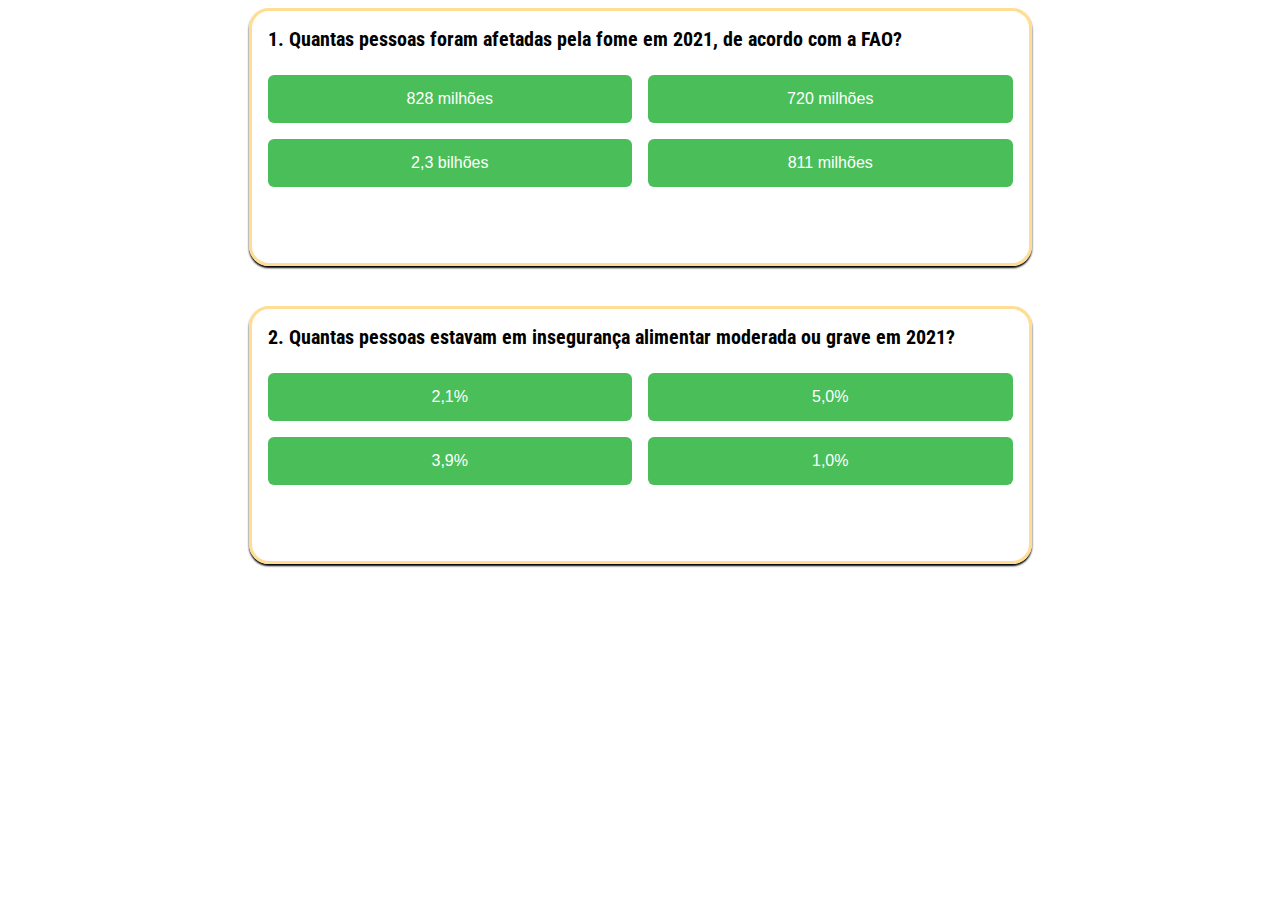
<file: iframe-quiz/Quiz1.html>
<!DOCTYPE html>
<html>
    <head>
        <title>Quizzes</title>
        <link href="https://fonts.googleapis.com/css2?family=Roboto+Condensed:wght@700&display=swap" rel="stylesheet">
        <style>

            button {
                cursor: pointer;
            }

            .quiz {
                display: flex;
                align-items: center;
                justify-content: center;
                margin-bottom: 40px;
            }

            .questions-container {
                width: 745px;
                height: 220px;
                padding: 16px;
                border: 3px solid #ffdd92;
                border-radius: 20px;
                box-shadow: 0 2px 2px;

                display: flex;
                flex-direction: column;
                gap: 24px;
            }

            .question {
                font-size: 20px;
                font-weight: bold;
                font-family: "Roboto Condensed";
            }

            .answers-container {
                display: grid;
                width: 100%;
                grid-template-columns: 1fr 1fr;
                gap: 16px;
            }

            .button {
                background-color: #4abf59;
                color: #fff;
                font-size: 16px;
                border: 0;
                border-radius: 6px;
                height: 48px;
                transition: filter 0.2s;
            }

            .button:hover {
                filter: brightness(0.8);
            }

            .correct {
                background-color: #fff;
                border: 1px solid #4abf59;
                color: #4abf59;
            }

            .incorrect {
                background-color: red;
                color: #000;
            }
        </style>
    </head>
    <body>
        <div class="quiz">
            <div class="questions-container">
                <span class="question">1. Quantas pessoas foram afetadas pela fome em 2021, de acordo com a FAO?</span>
                <div class="answers-container">
                    <button class="answer button">828 milhões</button>
                    <button class="answer button">720 milhões</button>
                    <button class="answer button">2,3 bilhões</button>
                    <button class="answer button">811 milhões</button>
                </div>
            </div>
        </div>

        <div class="quiz">
            <div class="questions-container">
                <span class="question">2. Quantas pessoas estavam em insegurança alimentar moderada ou grave em 2021?</span>
                <div class="answers-container">
                    <button class="answer button">2,1%</button>
                    <button class="answer button">5,0%</button>
                    <button class="answer button">3,9%</button>
                    <button class="answer button">1,0%</button>
                </div>
            </div>
        </div>

        <script>
            const quizzes = document.querySelectorAll(".quiz");
            let incorrectCount = 0;

            function handleQuiz(selectedAnswer, correctAnswer) {
                if (selectedAnswer === correctAnswer) {
                    const answers = Array.from(selectedAnswer.parentElement.children);
                    answers.forEach((answer) => {
                        if (answer !== correctAnswer) {
                            answer.classList.add("incorrect");
                        }
                    });
                    correctAnswer.classList.add("correct");
                } else {
                    selectedAnswer.classList.add("incorrect");
                    incorrectCount++;

                    if (incorrectCount === 8) {
                        const answers = Array.from(selectedAnswer.parentElement.children);
                        answers.forEach((answer) => {
                            if (answer !== correctAnswer) {
                                answer.classList.remove("incorrect");
                            }
                        });
                        correctAnswer.classList.add("correct");
                    }
                }
            }

            quizzes.forEach((quiz) => {
                const answers = quiz.querySelectorAll(".answer");
                const correctAnswer = answers[quiz === quizzes[0] ? 0 : 2];

                answers.forEach((answer) => {
                    answer.addEventListener("click", function () {
                        handleQuiz(this, correctAnswer);
                    });
                });
            });
        </script>
    </body>
</html>
</file>
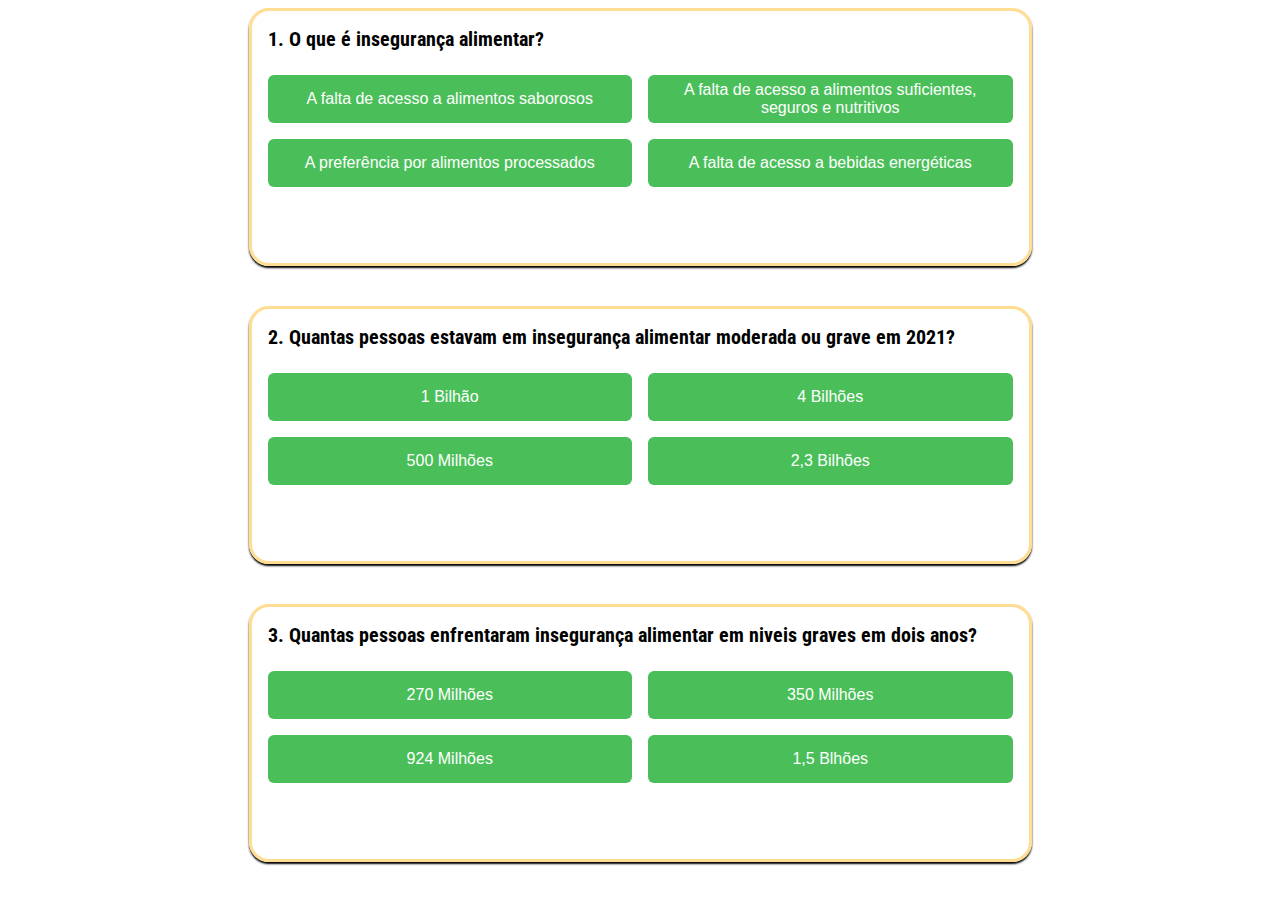
<file: iframe-quiz/Quiz2.html>
<!DOCTYPE html>
<html>
    <head>
        <title>Quizzes</title>
        <link href="https://fonts.googleapis.com/css2?family=Roboto+Condensed:wght@700&display=swap" rel="stylesheet" />
        <style>
            button {
                cursor: pointer;
            }

            .quiz {
                display: flex;
                align-items: center;
                justify-content: center;
                margin-bottom: 40px;
            }

            .questions-container {
                width: 745px;
                height: 220px;
                padding: 16px;
                border: 3px solid #ffdd92;
                border-radius: 20px;
                box-shadow: 0 2px 2px;

                display: flex;
                flex-direction: column;
                gap: 24px;
            }

            .question {
                font-size: 20px;
                font-weight: bold;
                font-family: "Roboto Condensed";
            }

            .answers-container {
                display: grid;
                width: 100%;
                grid-template-columns: 1fr 1fr;
                gap: 16px;
            }

            .button {
                background-color: #4abf59;
                color: #fff;
                font-size: 16px;
                border: 0;
                border-radius: 6px;
                height: 48px;
                transition: filter 0.2s;
            }

            .button:hover {
                filter: brightness(0.8);
            }

            .correct {
                background-color: #fff;
                border: 1px solid #4abf59;
                color: #4abf59;
            }

            .incorrect {
                background-color: red;
                color: #000;
            }
        </style>
    </head>
    <body>
        <div class="quiz">
            <div class="questions-container">
                <span class="question">1. O que é insegurança alimentar?</span>
                <div class="answers-container">
                    <button class="answer button">A falta de acesso a alimentos saborosos</button>
                    <button class="answer button">A falta de acesso a alimentos suficientes, seguros e nutritivos</button>
                    <button class="answer button">A preferência por alimentos processados</button>
                    <button class="answer button">A falta de acesso a bebidas energéticas</button>
                </div>
            </div>
        </div>

        <div class="quiz">
            <div class="questions-container">
                <span class="question">2. Quantas pessoas estavam em insegurança alimentar moderada ou grave em 2021?</span>
                <div class="answers-container">
                    <button class="answer button">1 Bilhão</button>
                    <button class="answer button">4 Bilhões</button>
                    <button class="answer button">500 Milhões</button>
                    <button class="answer button">2,3 Bilhões</button>
                </div>
            </div>
        </div>

        <div class="quiz">
            <div class="questions-container">
                <span class="question">3. Quantas pessoas enfrentaram insegurança alimentar em niveis graves em dois anos?</span>
                <div class="answers-container">
                    <button class="answer button">270 Milhões</button>
                    <button class="answer button">350 Milhões</button>
                    <button class="answer button">924 Milhões</button>
                    <button class="answer button">1,5 Blhões</button>
                </div>
            </div>
        </div>

        <script>
            const quizzes = document.querySelectorAll(".quiz");
            let incorrectCount = 0;

            function handleQuiz(selectedAnswer, correctAnswer) {
                if (selectedAnswer === correctAnswer) {
                    const answers = Array.from(selectedAnswer.parentElement.children);
                    answers.forEach((answer) => {
                        if (answer !== correctAnswer) {
                            answer.classList.add("incorrect");
                        }
                    });
                    correctAnswer.classList.add("correct");
                } else {
                    selectedAnswer.classList.add("incorrect");
                    incorrectCount++;
                    if (incorrectCount === 12) {
                        const answers = Array.from(selectedAnswer.parentElement.children);
                        answers.forEach((answer) => {
                            if (answer !== correctAnswer) {
                                answer.classList.remove("incorrect");
                            }
                        });
                        correctAnswer.classList.add("correct");
                    }
                }
            }

            quizzes.forEach((quiz) => {
                const answers = quiz.querySelectorAll(".answer");
                const correctAnswer = answers[quiz === quizzes[0] ? 1 : quiz === quizzes[1] ? 3 : 2];

                answers.forEach((answer) => {
                    answer.addEventListener("click", function () {
                        handleQuiz(this, correctAnswer);
                    });
                });
            });
        </script>
    </body>
</html>
</file>
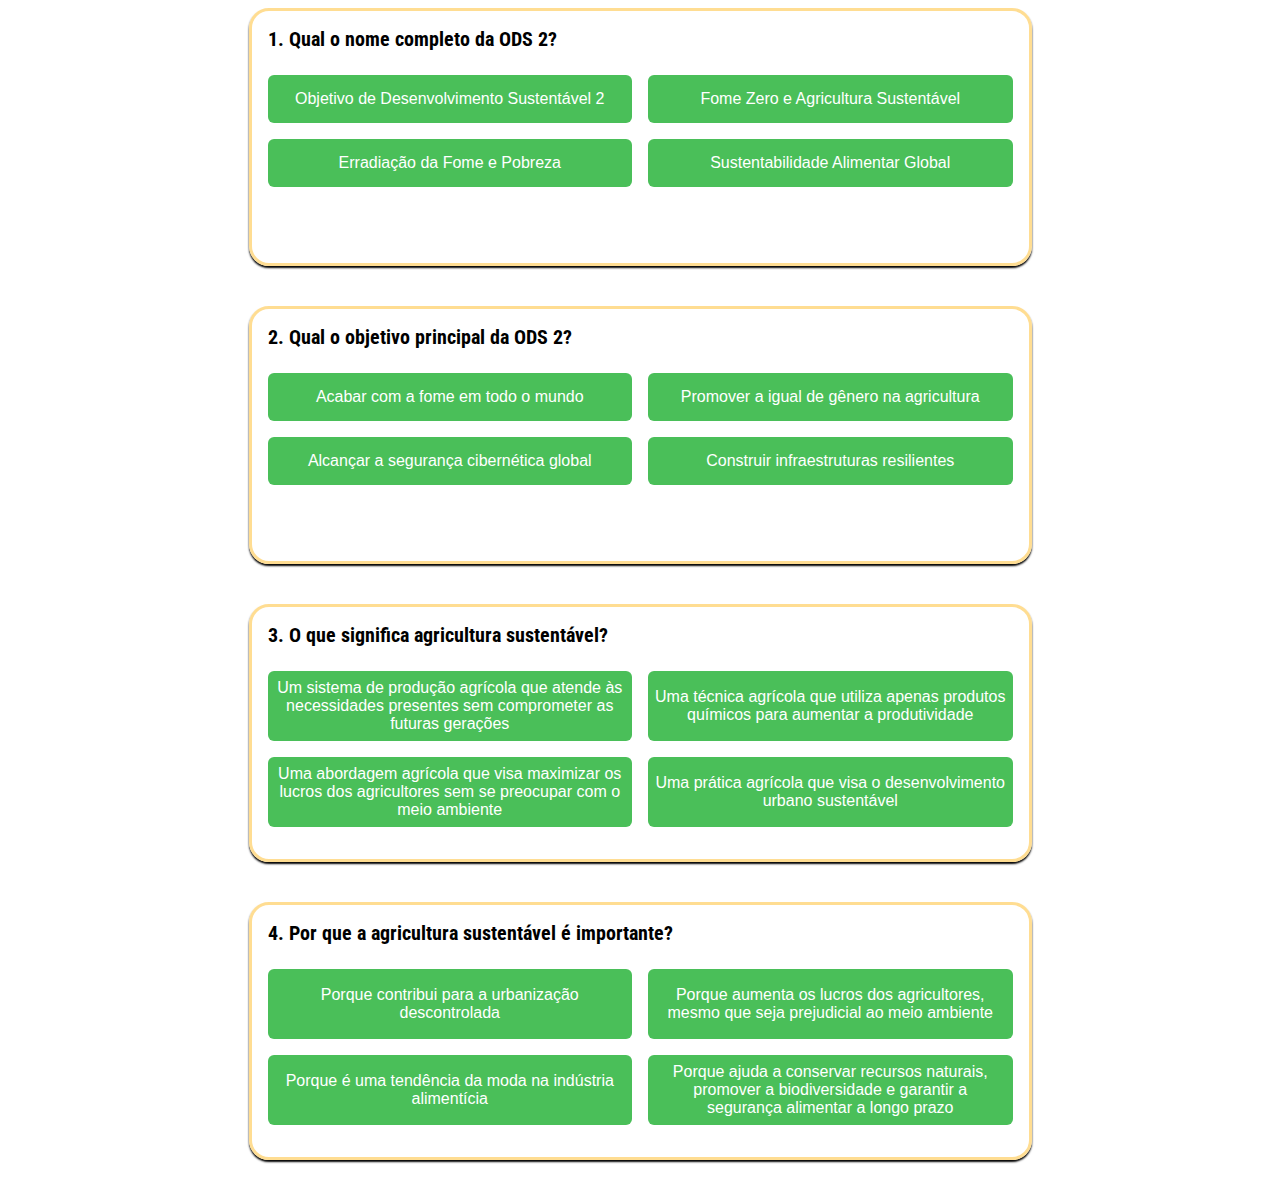
<file: iframe-quiz/Quiz3.html>
<!DOCTYPE html>
<html>
    <head>
        <title>Quizzes</title>
        <link href="https://fonts.googleapis.com/css2?family=Roboto+Condensed:wght@700&display=swap" rel="stylesheet" />
        <style>
            button {
                cursor: pointer;
            }

            .quiz {
                display: flex;
                align-items: center;
                justify-content: center;
                margin-bottom: 40px;
            }

            .questions-container {
                width: 745px;
                height: 220px;
                padding: 16px;
                border: 3px solid #ffdd92;
                border-radius: 20px;
                box-shadow: 0 2px 2px;

                display: flex;
                flex-direction: column;
                gap: 24px;
            }

            .question {
                font-size: 20px;
                font-weight: bold;
                font-family: "Roboto Condensed";
            }

            .answers-container {
                display: grid;
                width: 100%;
                grid-template-columns: 1fr 1fr;
                gap: 16px;
            }

            .button {
                background-color: #4abf59;
                color: #fff;
                font-size: 16px;
                border: 0;
                border-radius: 6px;
                height: 48px;
                transition: filter 0.2s;
            }

            .button:hover {
                filter: brightness(0.8);
            }

            .correct {
                background-color: #fff;
                border: 1px solid #4abf59;
                color: #4abf59;
            }

            .incorrect {
                background-color: red;
                color: #000;
            }

            .tamanho-quiz34{
                height: 70px;
            }
        </style>
    </head>
    <body>
        <div class="quiz">
            <div class="questions-container">
                <span class="question">1. Qual o nome completo da ODS 2?</span>
                <div class="answers-container">
                    <button class="answer button">Objetivo de Desenvolvimento Sustentável 2</button>
                    <button class="answer button">Fome Zero e Agricultura Sustentável</button>
                    <button class="answer button">Erradiação da Fome e Pobreza</button>
                    <button class="answer button">Sustentabilidade Alimentar Global</button>
                </div>
            </div>
        </div>

        <div class="quiz">
            <div class="questions-container">
                <span class="question">2. Qual o objetivo principal da ODS 2?</span>
                <div class="answers-container">
                    <button class="answer button">Acabar com a fome em todo o mundo</button>
                    <button class="answer button">Promover a igual de gênero na agricultura</button>
                    <button class="answer button">Alcançar a segurança cibernética global</button>
                    <button class="answer button">Construir infraestruturas resilientes</button>
                </div>
            </div>
        </div>

        <div class="quiz">
            <div class="questions-container">
                <span class="question">3. O que significa agricultura sustentável?</span>
                <div class="answers-container">
                    <button class="answer button tamanho-quiz34">Um sistema de produção agrícola que atende às necessidades presentes sem comprometer as futuras gerações</button>
                    <button class="answer button tamanho-quiz34">Uma técnica agrícola que utiliza apenas produtos químicos para aumentar a produtividade</button>
                    <button class="answer button tamanho-quiz34">Uma abordagem agrícola que visa maximizar os lucros dos agricultores sem se preocupar com o meio ambiente</button>
                    <button class="answer button tamanho-quiz34">Uma prática agrícola que visa o desenvolvimento urbano sustentável</button>
                </div>
            </div>
        </div>

        <div class="quiz">
            <div class="questions-container">
                <span class="question">4. Por que a agricultura sustentável é importante?</span>
                <div class="answers-container">
                    <button class="answer button tamanho-quiz34">Porque contribui para a urbanização descontrolada</button>
                    <button class="answer button tamanho-quiz34">Porque aumenta os lucros dos agricultores, mesmo que seja prejudicial ao meio ambiente</button>
                    <button class="answer button tamanho-quiz34">Porque é uma tendência da moda na indústria alimentícia</button>
                    <button class="answer button tamanho-quiz34">Porque ajuda a conservar recursos naturais, promover a biodiversidade e garantir a segurança alimentar a longo prazo</button>
                </div>
            </div>
        </div>

        <script>
            const quizzes = document.querySelectorAll('.quiz');
    let incorrectCount = 0;

    function handleQuiz(selectedAnswer, correctAnswer) {
      if (selectedAnswer === correctAnswer) {
        const answers = Array.from(selectedAnswer.parentElement.children);
        answers.forEach(answer => {
          if (answer !== correctAnswer) {
            answer.classList.add('incorrect');
          }
        });
        correctAnswer.classList.add('correct');
      } else {
        selectedAnswer.classList.add('incorrect');
        incorrectCount++;

        if (incorrectCount === 16) {
          const answers = Array.from(selectedAnswer.parentElement.children);
          answers.forEach(answer => {
            if (answer !== correctAnswer) {
              answer.classList.remove('incorrect');
            }
          });
          correctAnswer.classList.add('correct');
        }
      }
    }

    quizzes.forEach(quiz => {
      const answers = quiz.querySelectorAll('.answer');
      const correctAnswer = answers[quiz === quizzes[0] ? 1 : (quiz === quizzes[1] ? 0 : (quiz === quizzes[2] ? 0 : 3))];

      answers.forEach(answer => {
        answer.addEventListener('click', function() {
          handleQuiz(this, correctAnswer);
        });
      });
    });
        </script>
    </body>
</html>
</file>
<file: css/style.css>
/*
    Reinicialização de pagina
*/
*{
    padding: 0;
    margin: 0;
    font-family: 'Roboto Condensed', sans-serif;
    box-sizing: border-box;
}

body{
    font-family: 'Roboto Condensed';
    margin: 0;
    padding: 0;
    margin: auto;
    display: flex;
    justify-content: center;
    align-items: center;

}

.container {
    width: 100%;
    height: 100%;
}

/*
    Cabeçalho do Site
*/

.header {
    position: absolute;
    background-color: white;
    width: 100%;
    height: 7%;
    justify-content: center;
    align-items: center;
    display: flex;
    margin-bottom: 500px;
    border-bottom: 1px solid #B7B7B7;
}

.header img {
    width: 100px;
    position: absolute;
}

.header button {
    display: flex;
    justify-content: center;
    align-items: center;
    background: none;
    border: none;
    margin-right: 90%;
}

.header button img {
    width: 30px;
}

/*
    Sidebar 
*/

/*Começo cabeçalho com menu responsivo*/
#cabecalho {
    width: 100%;
    height: 70px;
    border-bottom: 1px solid #b7b7b7;
    background-color: #fff;
}

.cabecalho {
    margin: 0 136px;
    padding: 7px;
    display: flex;
    align-items: center;
    justify-content: space-between; 
}

.button-menu {
    background-color: transparent;
    border: none;
    cursor: pointer;    
    z-index: 9;
}

.bar1,.bar2,.bar3 {
    width: 35px;
    height: 5px;
    background-color: #2AB7E6;
    margin: 6px 0;
    transition: 0.4s;

}

.change .bar1 {
    transform: translate(0, 11px) rotate(-45deg);
}

.change .bar2 {
    opacity: 0;
}

.change .bar3 {
    transform: translate(0, -11px) rotate(45deg);
}

.logo {
    align-items: normal;
}

.logo img {
    width: 170px;
    height: 54px;
}

.menu-class {
    width: 100%;
    height: 100%;
    background-color: #ffffff;
    border: 1px solid #2AB7E6;
    position: fixed;
    top: 0;
    left: -100%;
    transition: all 0.5s;
    z-index: 9;
}

.menu-class.open {
    left: 0;
}

.lista-menu {
    margin-top: 125px;
    margin-right: 50px;
    margin-left: 50px;
    padding: 20px;
}

.lista-menu a {
    margin-bottom: 25px;
    color: #2AB7E6;
    text-decoration: none;
    font-size: 25px;
    display: flex;
}

.button-pag {    
    align-items: center;
    justify-content: center;
    text-align: center;
    width: auto;
    border-radius: 20px;
    font-family: 'Roboto Condensed';
    font-weight: bold;
}

.button-pag:hover{
    color: #4ABF59;
}
    
.logo-menu{
    display: flex;    
    align-items: center;
    justify-content: center;
}

.logo-menu img{
    width: 170px;
    height: 54px;
}    
/*Fim cabeçalho com menu responsivo*/

/*
    CSS Iframe-Quiz
*/

.titulo {
    display: flex;
    flex-direction: column;
    margin-left: 240px;
    margin-bottom: 10px;
    margin-top: 50px;
}

.titulo hr {
    width: 50px;
    height: 3px;
    border: none;
    margin-bottom: 15px;
    background-color: #FFDD92;
}

.titulo h1 {
    font-family: 'Roboto Condensed';
    color: #2AB7E6;
}

.quiz-iframe iframe {width: 100%;
    margin: auto;
    display: flex;
    justify-content: center;
    align-items: center;
}

.iframe1 {  
    height: 580px;
}

.iframe2{
    height: 880px;
}

.iframe3{
    height: 1170px;
}

/*
    botão prosseguir
*/

#button-prosseguir-container{
    display: flex;
    flex-direction: column;
    justify-content: center;
    align-items: center;
}

#button-prosseguir-container hr{
    width: 50px;
    height: 3px;
    border: none;
    margin-top: 35px;
    margin-bottom: 20px;
    background-color: #FFDD92;
}

.button-prosseguir{
    height: 61px;
    width: 328px;
    border: 0;
    font-size: 26px;
    margin-bottom: 20px;

    background: #4ABF59;
    border-radius: 50px;
    transition: filter 0.2s;
}

.button-prosseguir:hover{
    filter: brightness(0.8);
}

.button-prosseguir a{
    text-decoration: none;    
    color: #fff;
}

a, button{
    cursor: pointer;
}
</file>
<file: css/index.css>
.banner {
    background-position: center;
    background-size: cover;
    width: 100%;
    height: 100%;
    display: flex;
    justify-content: center;
}

.banner h1 {
    color: white;
    position: absolute;
    font-weight: bold;
    text-align: right;
    font-size: 64px;
    width: 695px;
    margin-top: 265px;
    margin-left: 600px;
}

.banner h1 span {
    font-family: 'Roboto Condensed';
    font-style: normal;
    font-weight: 400;
    line-height: 42px;
    text-align: right;
    font-size: 28px;
}

.banner img {
    width: 100%;
    height: 798px;
    background-size: cover;
    display: flex;
    justify-content: center;
    align-items: center;
    background-color: #2AB7E6;
}

.conteudo1 {
    position: relative;
    flex-direction: row;
    display: flex;
    justify-content: space-evenly;
    align-items: center;
}

.texto1 {
    display: flex;
    flex-direction: column;
}

.texto1 h1 {
    color: #2AB7E6;
    font-weight: bold;
    text-align: left;
}

.texto1 label {
    font-family: 'Roboto Condensed', sans-serif;
    color: #666666;
    margin-top: 5px;
}

.texto1 hr {
    border: none;
    width: 50px;
    height: 3px;
    background-color: #FFDD92;
    margin-bottom: 20px;
}

.conteudo1 .subconteudo1 {
    justify-content: center;
    align-items: center;
    display: flex;
    flex-direction: column;
}

.subconteudo1 img {
    width: 400px;
}

.subconteudo1 hr {
    border: none;
    width: 50px;
    height: 3px;
    background-color: #FFDD92;
    margin-bottom: 20px;
}

.subconteudo1 h3 {
    color: #2AB7E6;
    font-family: 'Roboto Condensed', sans-serif;
    font-weight: 800;
}

.subconteudo1 button {
    width: 200px;
    height: 50px;
    border-radius: 50px;
    font-weight: 700;
    color: white;
    background-color: #4ABF59;
    border: none;
    font-size: 25px;
    margin-top: 20px;
}

.subconteudo1 button:hover {
    background-color: white;
    color: #4ABF59;
    border: 1px solid #4ABF59;
}

.conteudo2 {
    position: relative;
    flex-direction: row;
    display: flex;
    justify-content: space-evenly;
    align-items: center;
    margin-top: 100px;
}

.texto2 {
    display: flex;
    flex-direction: column;
}

.texto2 h2 {
    color: #2AB7E6;
    font-weight: bold;
    text-align: left;
}

.texto2 hr {
    border: none;
    width: 50px;
    height: 3px;
    background-color: #FFDD92;
    margin-bottom: 20px;
}

.texto2 button {
    width: 200px;
    height: 50px;
    border-radius: 50px;
    font-weight: 700;
    color: white;
    background-color: #4ABF59;
    border: none;
    font-size: 25px;
    margin-top: 20px;
}

.texto2 button:hover {
    background-color: white;
    color: #4ABF59;
    border: 1px solid #4ABF59;
}

.rodape {
    padding: 0;
    margin: 0;
}

.rodape img {
    margin: -5px;
}
</file>
<file: css/agricultura.css>
/*
    Agricultura Sustentavel
*/

.banner3 {
    background-position: center;
    background-size: cover;
    width: 100%;
    height: 100%;
    display: flex;
    justify-content: center;
    margin-top: 0;
}

.banner3 img {
    width: 100%;
    height: 700px;
    background-size: cover;
    display: flex;
    justify-content: center;
    align-items: center;
    background-color: #2AB7E6;
}

.ods2 {
    display: flex;
    align-items: center;
    justify-content: center;
    width: 100%;
    margin-top: 20px;
    flex-direction: column;
}

.ods2 h1 {
    color: #2AB7E6;
    text-align: center;
    font-size: 40px;
}

.ods2 p {
    text-align: center;
    font-size: 20px;
    margin-top: 25px;
    color: #999;
}

.objetivos {
    display: flex;
    align-items: center;
    width: 100%;
    margin-top: 50px;
    flex-direction: column;
}

.objetivos .obj1 {
    display: flex;
    align-items: center;
    justify-content: space-between;
    width: 100%;
    margin: 10px;
}

.objetivos .obj1 .box1 {
    width: 50%;
    height: 130px;
    border-radius: 0px 10px 10px 0px;
    background-color: #4ABF59;
    display: flex;
    align-items: center;
    justify-content: right;
}

.box1 p {
    margin-right: 30px;
    color: #FFF;
    font-family: Verdana, Geneva, Tahoma, sans-serif;
    font-size: 13px;
    font-weight: bold;
    text-align: left;
}

.objetivos .obj1 h1 {
    font-family: Verdana, Geneva, Tahoma, sans-serif;
    font-weight: bold;
    margin-right: 600px;
    font-size: 80px;
}

.objetivos .obj2 {
    display: flex;
    align-items: center;
    justify-content: space-between;
    width: 100%;
    margin: 10px;
}

.objetivos .obj2 .box1 {
    width: 50%;
    height: 130px;
    border-radius: 10px 0px 0px 10px;
    background-color: #4ABF59;
    display: flex;
    align-items: center;
    justify-content: left;
}

.obj2 .box1 p {
    margin-left: 30px;
    color: #FFF;
    font-size: 13px;
    font-weight: bold;
    text-align: right;
}

.objetivos .obj2 h1 {
    font-weight: bold;
    margin-left: 600px;
    font-size: 80px;
}

.subBanner {
    display: flex;
    align-items: center;
    justify-content: center;
    background: fixed;
    margin-top: 90px;
    width: 100%;
}

.subBanner img {
    width: 100%;
    background-position: center;
    background-size: contain;
}

.subBanner .message{
    position: absolute;
    display: flex;
    align-items: center;
    justify-content: center;
    margin-right: 700px;
}

.subBanner .message h2{
    position: absolute;
    color: #2AB7E6;
    margin-bottom: 250px;
    text-align: left;
    font-size: 40px;
}

.subBanner .message p{
    position: absolute;
    text-align: left;
    font-size: 24px;
    color: #999;
    margin-top: 75px;
}
</file>
<file: css/fome.css>
/*
    Fome.html
*/

.banner-fome{
    width: 100%;
    display: flex;
    align-items: center;
    flex-direction: row;
    margin-top: 80px;
}

.banner-fome .esfera{
    width: 50%;
}

.banner-fome h1{
    color: white;
    position: absolute;
    margin-top: -288px;
    margin-left: 220px;
    font-size: 35px;
}

.banner-fome .esfera img{
    width: 50%;
    margin-left: 150px;
    margin-top: 10px;
}

.banner-fome .mapa{
    width: 50%;
}

.banner-fome .mapa img{
    width: 80%;
}

.conteudo-fome{
    width: 100%;
    display: flex;
    align-items: center;
    justify-content: space-evenly;
    flex-direction: column;
}

.conteudo-fome h1{
    color: #2AB7E6;
    text-transform: uppercase;
    font-size: 48px;
    text-align: center;
    margin-top: 70px;
}

.conteudoFome{
    display: flex;
    align-items: center;
    justify-content: space-between;
    flex-direction: row;
    width: 100%;
    margin-top: 50px;
}

.conteudoFome .paragrafo{
    width: 50%;
    height: 150px;
    background-color: #4ABF59;
    border-radius: 0px 10px 10px 0px;
    display: flex;
    align-items: center;
}

.conteudoFome .paragrafo p{
    margin-left: 295px;
    margin-top: 0px;
    color: rgb(255, 255, 255);
    text-align: left;
    font-size: 17px;
}

.conteudoFome2{
    display: flex;
    align-items: center;
    justify-content: space-between;
    flex-direction: row;
    width: 100%;
    margin-top: 50px;
}

.conteudoFome2 .paragrafo{
    width: 50%;
    height: 150px;
    background-color: #4ABF59;
    border-radius: 10px 0px 0px 10px;
    display: flex;
    align-items: center;
}

.conteudoFome2 .paragrafo p{
    margin-left: 50px;
    margin-top: 0px;
    color: rgb(255, 255, 255);
    text-align: left;
    font-size: 17px;
}
</file>
<file: css/inseguranca.css>
/*
    Inseguranca.html
*/

.banner2 .conteudo{
    position: absolute;
    margin-top: 220px;
    margin-left: 155px;
    font-size: 23px;
}
 
.banner2 .conteudo h1 {
    color: #2AB7E6;
    font-weight: bold;
    text-align: left;
}

.banner2 p {
    margin-top: 25px;
    color: #fff;
    font-weight: 100;
    text-align: left;
}

.banner2 img {
    width: 100%;
    height: 798px;
    background-size: cover;
    display: flex;
    justify-content: center;
    align-items: center;
    background-color: #2AB7E6;
}

.graficos1 {
    margin-top: 15px;
    width: 100%;
    display: flex;
    justify-content: center;
    align-items: center;
    flex-direction: column;
}

.graficos1 h1 {
    color: #2AB7E6;
    font-size: 40px;
}

.graficos1 .dataGrafico1 {
    width: 100%;
    display: flex;
    align-items: center;
    justify-content: space-evenly;
    margin-top: 50px;
    font-size: 30px;
}

.dataGrafico1 hr {
    width: 50px;
    height: 3px;
    margin-bottom: 10px;
    border: none;
    background-color: #FFDD92;
}

.dataGrafico1 h2 {
    color: #2AB7E6;
}

.graficos2 {
    width: 100%;
    display: flex;
    justify-content: center;
    align-items: center;
    flex-direction: column;
    margin-top: 50px;
}

.graficos2 h1 {
    color: #2AB7E6;
}

.graficos2 .dataGrafico2 {
    width: 100%;
    display: flex;
    align-items: center;
    justify-content: space-evenly;
    margin-top: 50px;
    font-size: 30px;
}

.dataGrafico2 hr {
    width: 50px;
    height: 3px;
    margin-bottom: 10px;
    border: none;
    background-color: #FFDD92;
    margin-left: 180px;
}

.dataGrafico2 h2 {
    text-align: right;
    color: #2AB7E6;
}

.produtores1 {
    margin-top: 70px;
    display: flex;
    flex-wrap: wrap;
    align-items: center;
    margin-bottom: 60px;
}

.produtores1 img{
    width: 50%;
}

.produtores1 label {
    width: 50%;
    padding: 0 68px;
    color: #999;
    font-size: 20px;
    text-align: left;
}

.produtores2 {
    
    display: flex;
    flex-wrap: wrap;
    align-items: center;
    margin-bottom: 60px;
}

.produtores2 img{
    margin-right: 0;
    margin-left: auto;
    width: 50%;
}

.produtores2 label {
    text-align: left;
    width: 50%;
    padding: 0 68px;
    font-size: 20px;
    color: #999;
}

.causas {
    display: flex;
    align-items: center;
    flex-direction: column;
    margin-top: 100px;
}

.causas hr {
    width: 50px;
    height: 3px;
    margin-bottom: 10px;
    border: none;
    background-color: #FFDD92;
}

.causas h1 {
    color: #2AB7E6;
    text-align: center;
    font-size: 40px;
}

.causas .causasConteudo1 {
    display: flex;
    align-items: center;
    justify-content: space-evenly;
    width: 100%;
    margin-top: 25px;
}

.causasConteudo1 .conteudo1 {
    display: flex;
    align-items: center;
    justify-content: center;
    width: 40%;
    height: 90px;
    border-radius: 20px;
    background-color: #4ABF59;
}

.causasConteudo1 .conteudo1 p {
    color: #FFF;
    font-size: 16px;
    text-align: center;
}
</file>
<file: css/problematica.css>
/*
    Problematica.html
*/
.banner4{
    background-size: cover;
    background-position: center;
    display: flex;
    justify-content: center;
    align-items: center;
    width: 100vw;
    height: 100vh;
}

.banner4 img{
    width: 100vw;
    height: 100vh;
}

.banner4 .info-banner{
    width: 100%;
    height: 100%;
    position: absolute;
    margin-top: 25%;
    margin-right: 100px;
}

.banner4 .info-banner img{
    width: 50%;
    height: 50%;
    position: absolute;
}

.banner4 .info-banner h1{
    color: #2AB7E6;
    position: absolute;
    margin-top: 2%;
    margin-left: 15%;
    font-size: 40pt;
}

.conteudo-problematica{
    display: flex;
    justify-content: center;
    align-items: center;
    margin-top: 41px;
}

.conteudo-problematica h2{
    font-weight: 700;
    font-size: 47px;
    width: 444px;
    height: 55px;
    color: #2AB7E6;
}

.conteudo-problematica3{
    display: flex;
    justify-content: center;
    align-items: center;
    margin-top: 23px;
}

.conteudo-problematica3 h4{
    text-align: center;
    width: 890px;
    height: 87px;
    color: #999;
    font-family: 'Roboto Condensed';
    font-style: normal;
    font-weight: 400;
    font-size: 24px;
}

#conteudo-uniao{
    display: flex;
    justify-content: space-evenly;
    align-items: center;
    margin-top: 41px;
}

.conteudo-uniao{
    color: #999;
    font-style: normal;
    font-family: 'Roboto Condensed';
    font-size: 20px;
}

.conteudo-uniao h3{
    left: 149px;
    width: 628px;
    height: 229px;
    font-style: normal;
    font-weight: 400;
    font-family: 'Roboto Condensed';
    font-size: 20px;
}

.img-uniao{
    right: 149px;
}

.box-uniao-container{
    margin-top: 41px;
    margin-bottom: 41px;
    display: flex;
    justify-content: center;
    flex-direction: column;
    align-items: center;
    gap: 23px;
}

.box-uniao{
    box-sizing: border-box;
    width: 935px;
    height: 80px;
    border: 1px solid #999;
    display: flex;
    justify-content: center;
    align-items: center;
    gap: 4px;
}

.box-uniao h3{
    font-family: 'Roboto Condensed';
    font-weight: unset;
    font-style: normal;
    font-size: 28px;
    color: #999;
}

.conteudo-uniao2{
    display: flex;
    justify-content: center;
    align-items: center;
    margin: 0px 149px;
}

.conteudo-uniao2 h3{
    font-size: 20px;
    color: #999;
}

.conteudo-uniao{
    display: flex;
    justify-content:space-evenly;
    align-items: center;
    margin: 50px 149px 60px 149px;
}

.conteudo-uniao-ia{
    display: flex;
    flex-direction: column;
    justify-content: right;
    align-items: flex-end;
    gap: 24px;
}

.conteudo-uniao-ia hr{
    border: none;
    width: 50px;
    height: 3px;
    background-color: #FFDD92;
}

.conteudo-uniao-ia h2{
    text-align: right;
    font-size: 48px;
    width: 309px;
    height: 112px;
    color: #2AB7E6;
}

.conteudo-uniao-ia h3{
    text-align: end;
    width: 628px;
    height: 266px;
    font-size: 24px;
}

.conteudo-problematica2{
    display: flex;
    justify-content: center;
    align-items: center;
    color: #2AB7E6;
}

.conteudo-problematica2 h2{
    width: 665px;
    height: 112px;
    font-size: 48px;
    text-align: center;    
}

.conteudo-problematica4{
    display: flex;
    justify-content: center;
    align-items: center;
    margin-top: 20px;
    color: #999;
}

.conteudo-problematica4 h3{
    text-align: center;
    width: 1170px;
    height: 346px;
    font-size: 28px;
}

.proj-agro{
    display: flex;
    justify-content: space-evenly;
    align-items: center;
    margin: 50px 147px 0px 149px;
}

.proj-agro-conteudo{
    text-align: left;
}

.proj-agro-conteudo hr{
    border: none;
    width: 50px;
    height: 3px;
    background-color: #FFDD92;
    margin-bottom: 24px;
}

.proj-agro-conteudo h3{
    text-align: left;
    width: 287px;
    font-size: 32px;
    color: #2AB7E6;
}

.proj-agro-conteudo h2{
    text-align: left;
    font-size: 65px;
    color: #2AB7E6;
}

.proj-agro-conteudo h4{
    text-align: left;
    font-size: 24px;
    color: #999;
    width: 500px;
}

#img-arvore{
    width: 370px;
    height: 535px;
}

.conteudo-problematica{
    display: flex;
    justify-content: center;
    flex-direction: column;
    align-items: center;
    margin-top: 70px;
    margin-bottom: 24px;
    gap: 24px;
}

.conteudo-problematica-botoes{
    display: flex;
    gap: 24px;
}

.conteudo-problematica button {
    width: 400px;
    height: 50px;
    border-radius: 50px;
    font-weight: 700;
    color: white;
    background-color: #4ABF59;
    border: none;
    font-size: 25px;
    margin-top: 15px;
}

.conteudo-problematica button:hover {
    background-color: white;
    color: #4ABF59;
    border: 1px solid #4ABF59;
}
</file>
